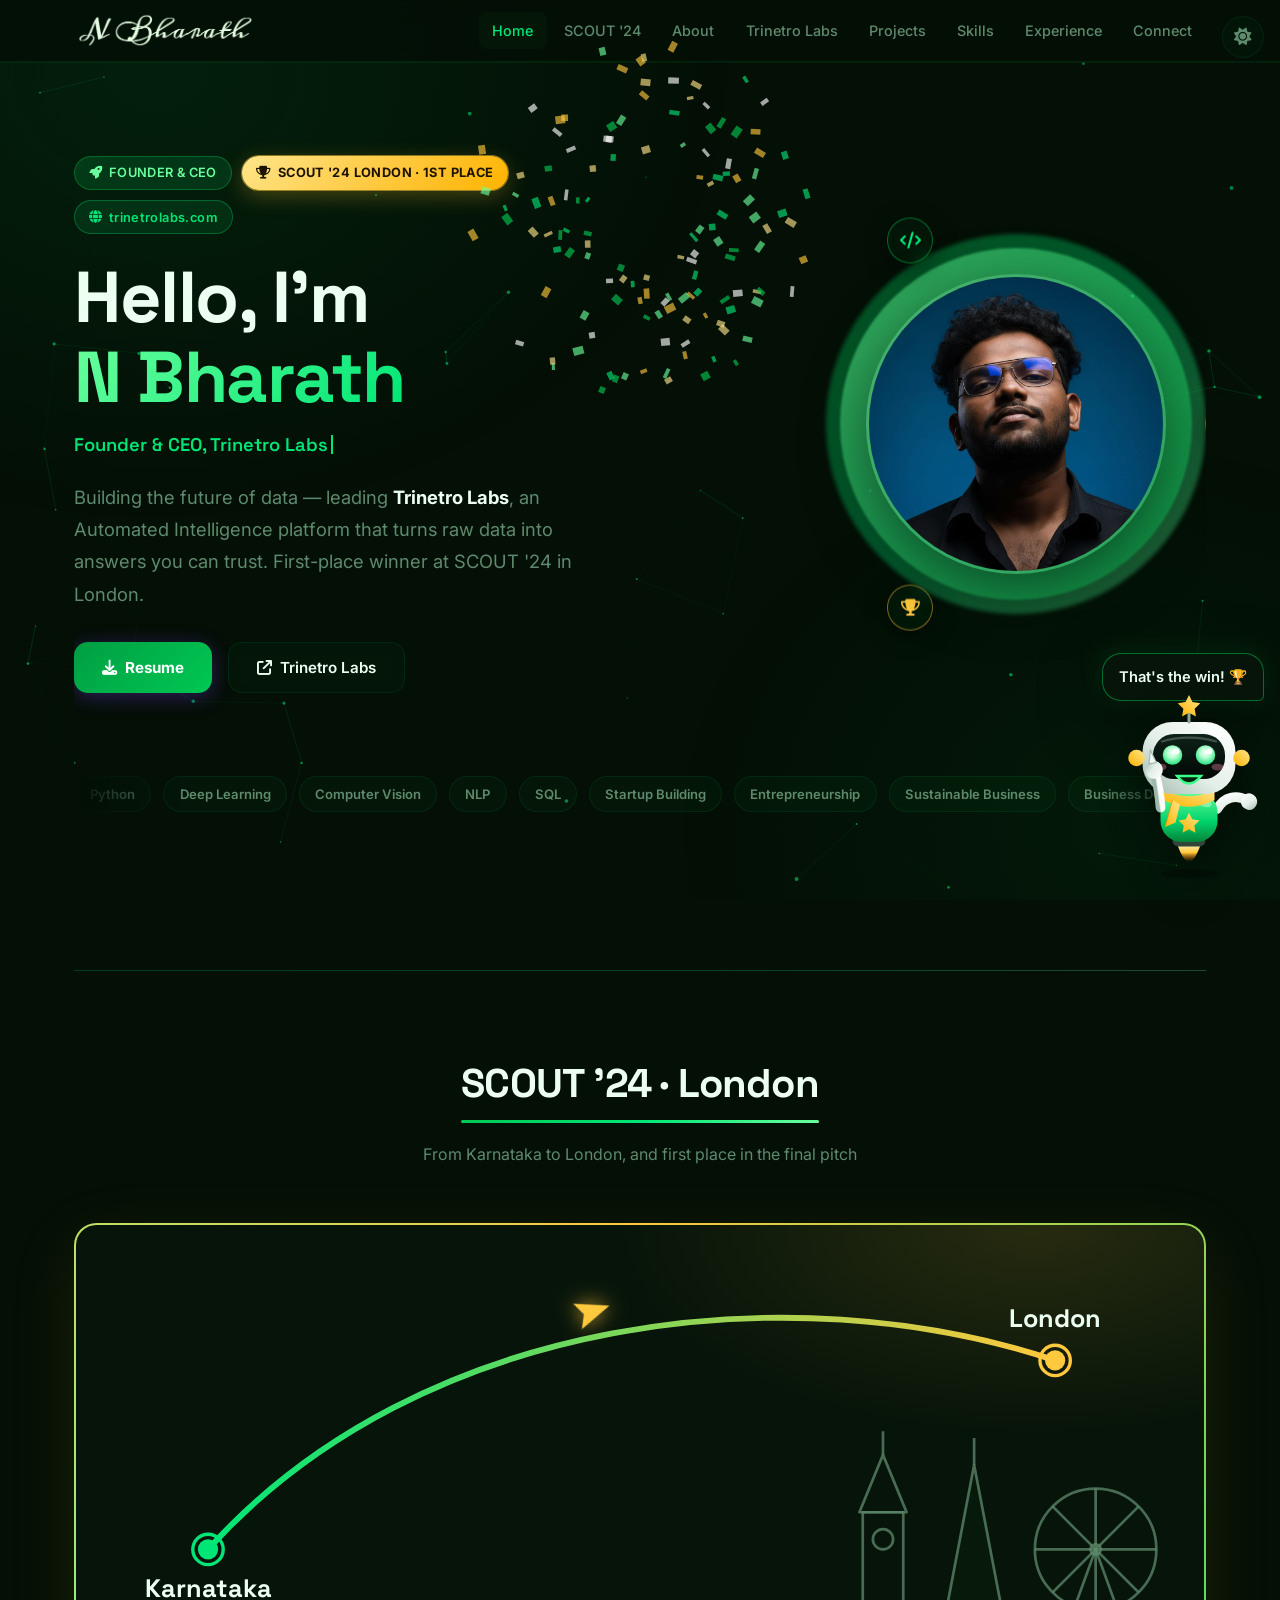
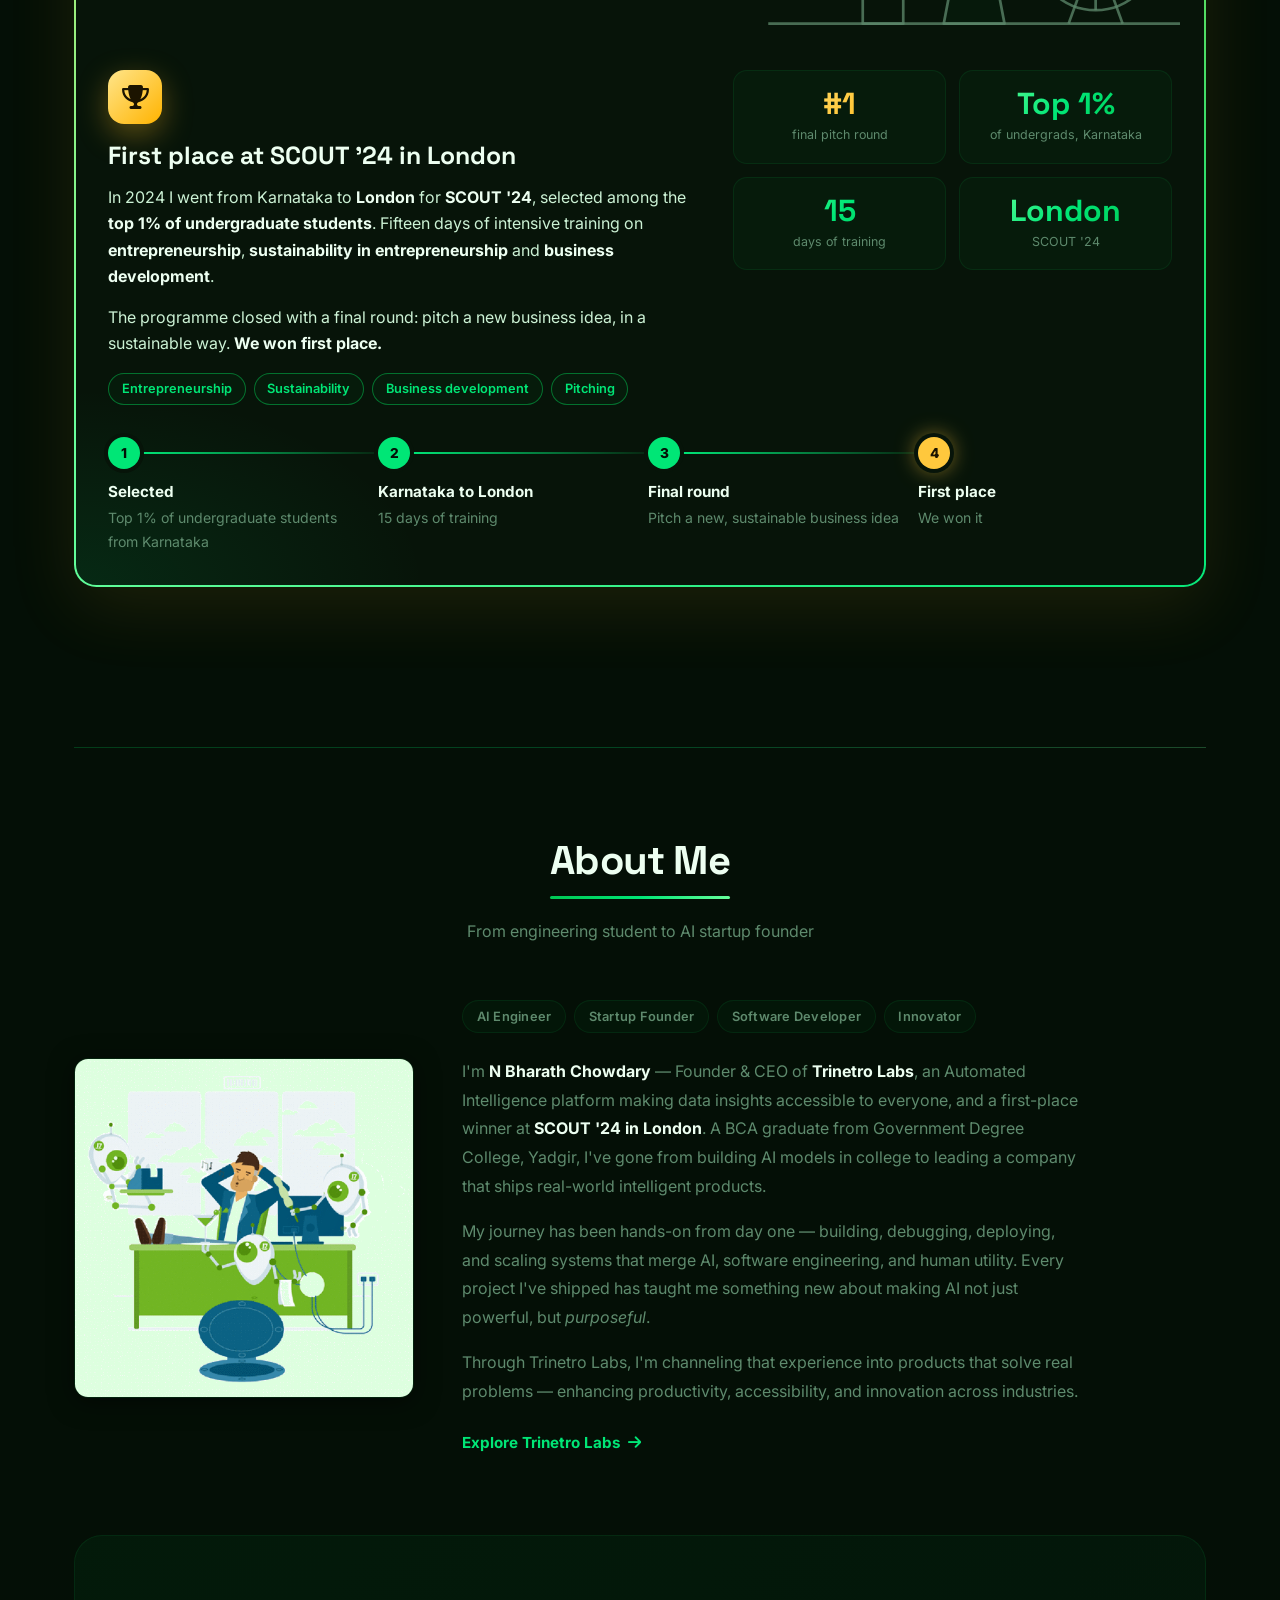
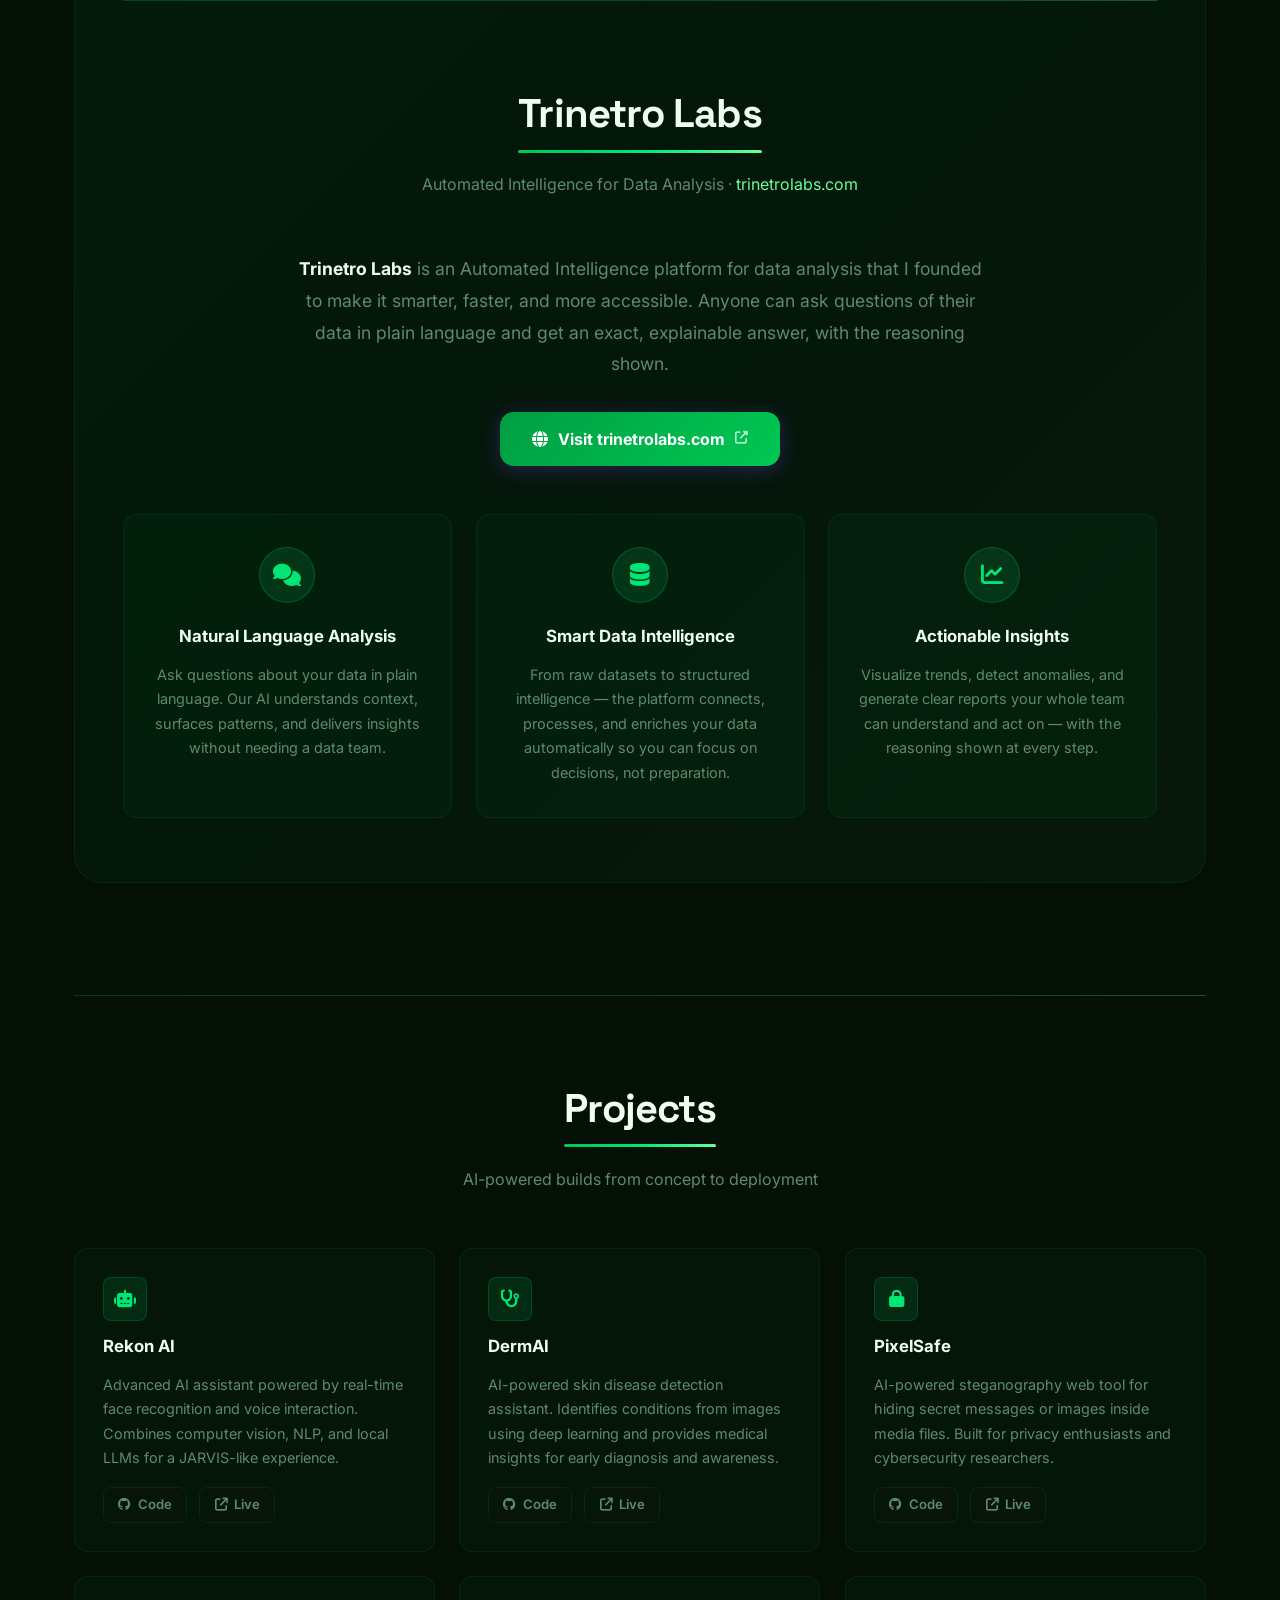
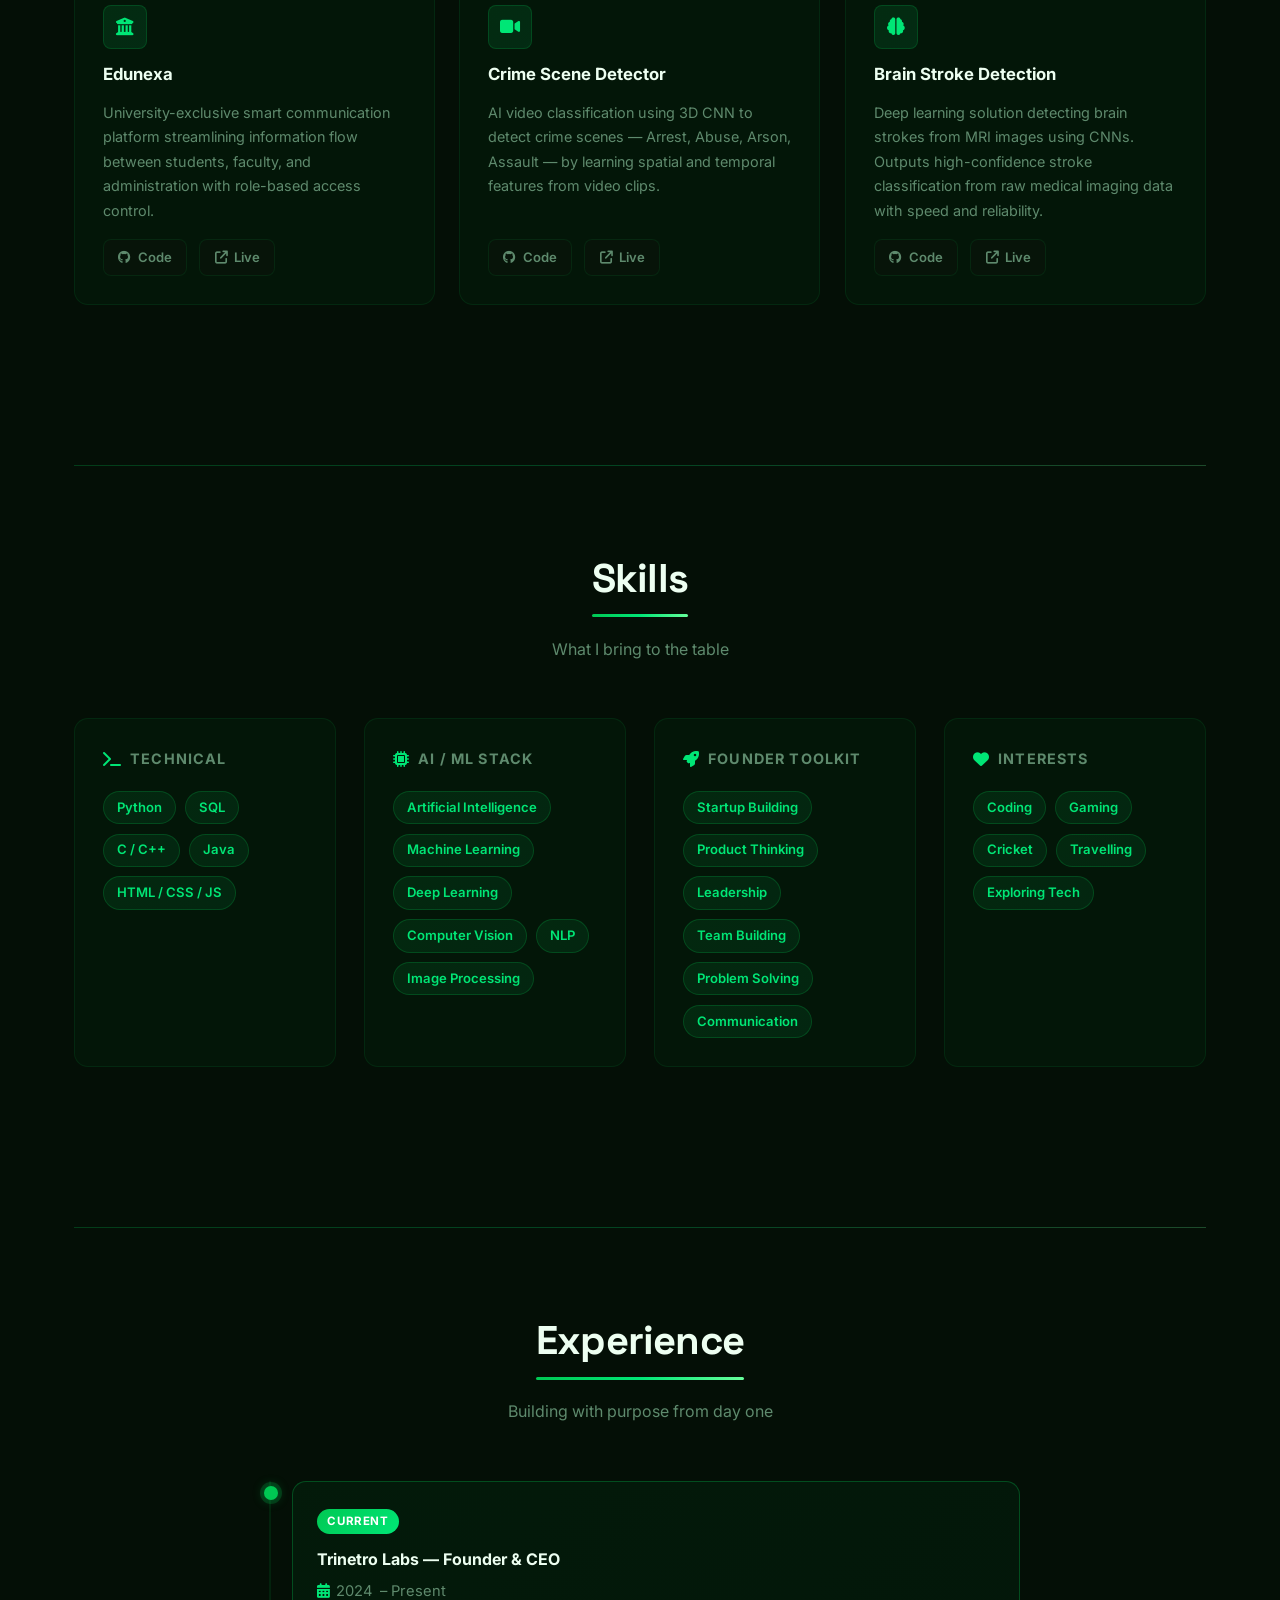
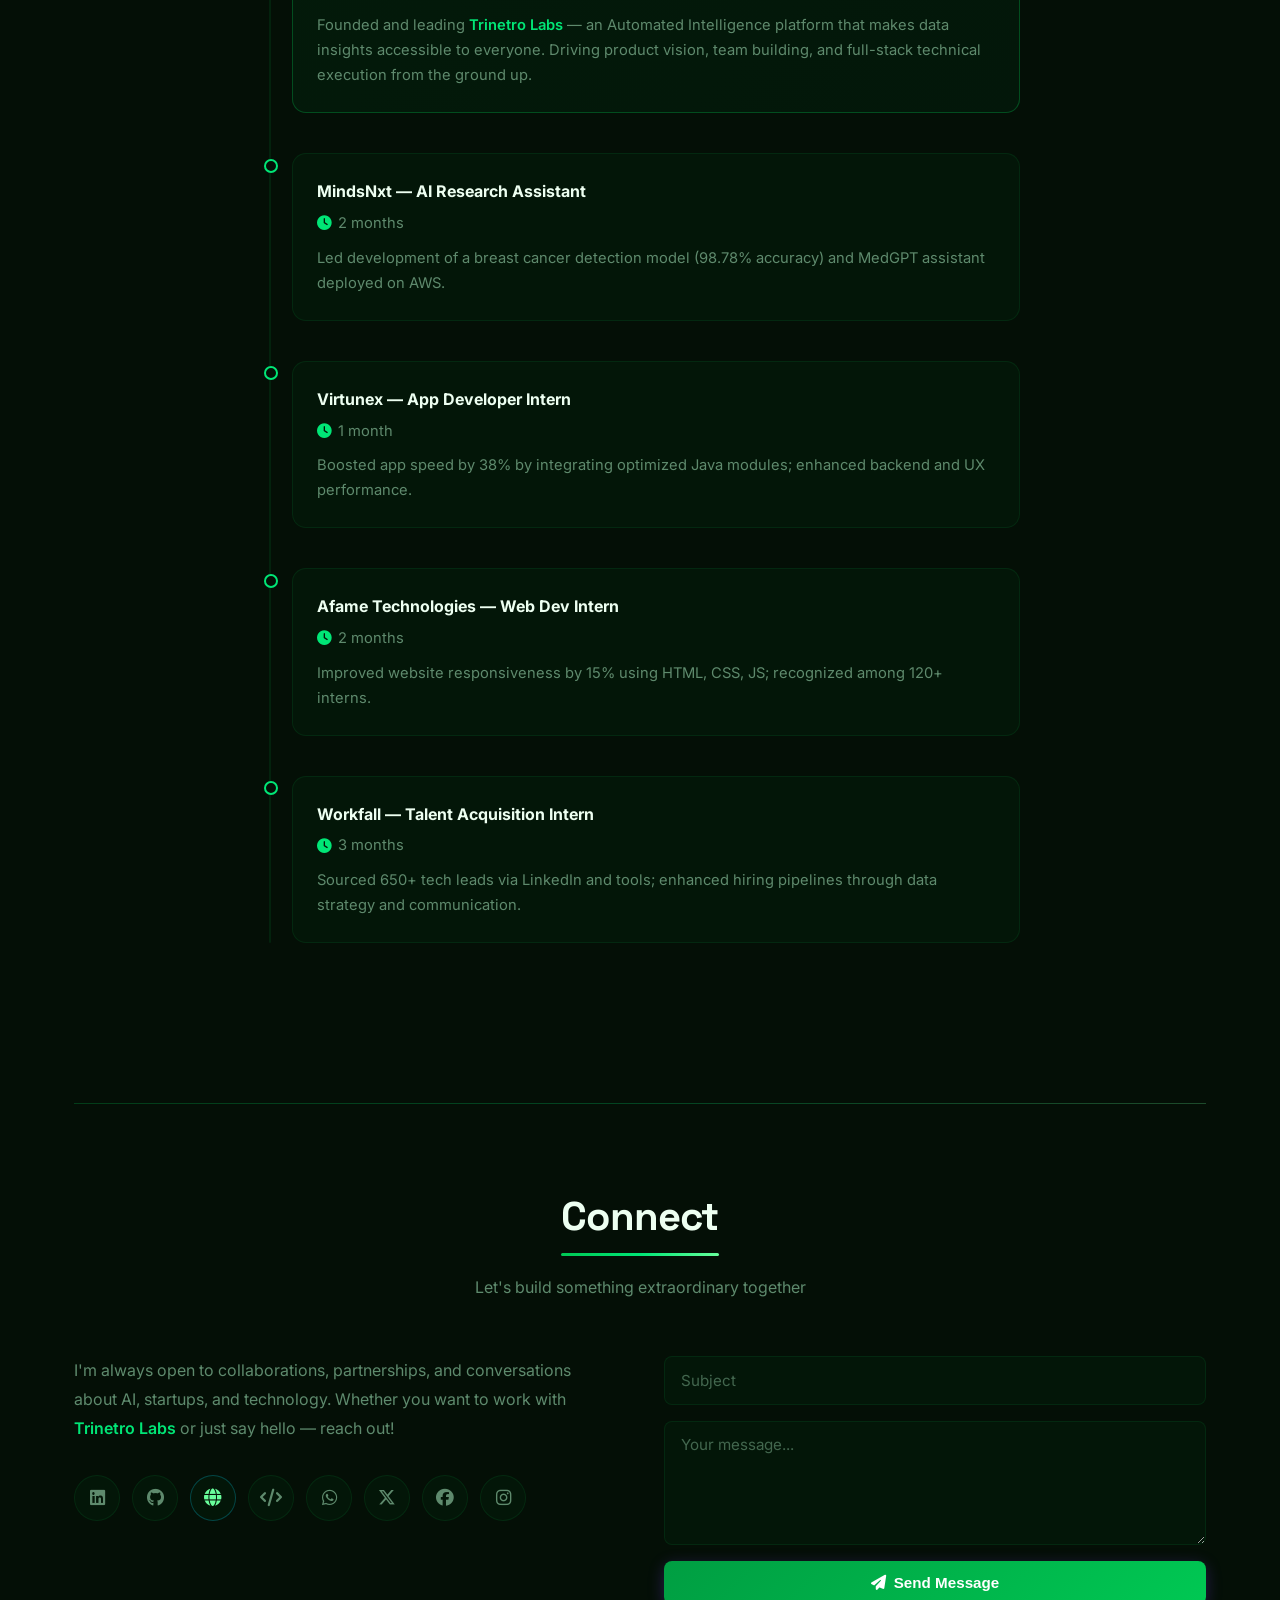
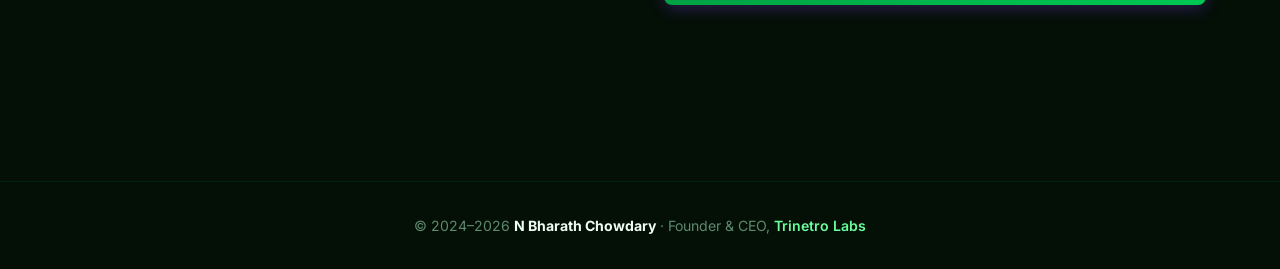
<file: index.html>
<!DOCTYPE html>
<html lang="en" class="no-js" itemscope itemtype="https://schema.org/ProfilePage">
<head>
  <meta charset="UTF-8" />
  <meta name="viewport" content="width=device-width, initial-scale=1.0" />

  <!-- ═══ PRIMARY META TAGS ═══ -->
  <title>N Bharath Chowdary | Founder of Trinetro Labs | SCOUT '24 Winner</title>
  <meta name="title" content="N Bharath Chowdary | Founder of Trinetro Labs | SCOUT '24 Winner" />
  <meta name="description" content="N Bharath Chowdary: Founder &amp; CEO of Trinetro Labs, AI engineer from Karnataka, and first-place winner of SCOUT '24 in London. Projects, skills and experience." />
  <meta name="keywords" content="SCOUT 24 London winner, SCOUT 2024 London first place, N Bharath SCOUT, N Bharath, N Bharath Chowdary, Bharath Chowdary, Trinetro Labs, Trinetro Labs founder, Trinetro Labs CEO, founder Trinetro Labs, N Bharath Trinetro Labs, trinetrolabs, trinetrolabs.com, AI startup founder India, AI founder India, tech startup founder Karnataka, artificial intelligence startup, machine learning engineer, deep learning, computer vision, NLP, AI engineer portfolio, software developer Yadgir, startup founder Yadgir, Karnataka tech founder, India AI startup" />
  <meta name="author" content="N Bharath Chowdary" />
  <meta name="robots" content="index, follow, max-image-preview:large, max-snippet:-1, max-video-preview:-1" />
  <meta name="googlebot" content="index, follow" />
  <meta name="bingbot" content="index, follow" />
  <meta name="revisit-after" content="7 days" />
  <meta name="language" content="English" />
  <meta name="category" content="Technology, AI, Startup" />
  <link rel="canonical" href="https://kiddosphere.in/" />
  <meta name="theme-color" content="#040f06" />
  <link rel="sitemap" type="application/xml" title="Sitemap" href="/sitemap.xml" />
  <link rel="alternate" type="text/plain" title="Summary for AI assistants" href="/llms.txt" />

  <!-- ═══ OPEN GRAPH / FACEBOOK ═══ -->
  <meta property="og:type" content="profile" />
  <meta property="og:url" content="https://kiddosphere.in/" />
  <meta property="og:title" content="N Bharath Chowdary | Founder of Trinetro Labs | SCOUT '24 Winner" />
  <meta property="og:description" content="Founder &amp; CEO of Trinetro Labs, and first-place winner of SCOUT '24 in London: selected from Karnataka among the top 1% of undergraduate students." />
  <meta property="og:image" content="https://kiddosphere.in/images/og.png" />
  <meta property="og:image:type" content="image/png" />
  <meta property="og:image:width" content="1200" />
  <meta property="og:image:height" content="630" />
  <meta property="og:image:alt" content="N Bharath Chowdary — Founder and CEO of Trinetro Labs" />
  <meta property="og:site_name" content="N Bharath — Founder Portfolio" />
  <meta property="og:locale" content="en_US" />
  <meta property="profile:first_name" content="Bharath" />
  <meta property="profile:last_name" content="Chowdary" />
  <meta property="profile:username" content="n-bharath-chowdary" />

  <!-- ═══ TWITTER / X CARD ═══ -->
  <meta name="twitter:card" content="summary_large_image" />
  <meta name="twitter:site" content="@NBharathChowda3" />
  <meta name="twitter:creator" content="@NBharathChowda3" />
  <meta name="twitter:url" content="https://kiddosphere.in/" />
  <meta name="twitter:title" content="N Bharath Chowdary | Founder of Trinetro Labs | SCOUT '24 Winner" />
  <meta name="twitter:description" content="Founder &amp; CEO of Trinetro Labs. First place at SCOUT '24 in London." />
  <meta name="twitter:image" content="https://kiddosphere.in/images/og.png" />
  <meta name="twitter:image:alt" content="N Bharath Chowdary — Founder and CEO of Trinetro Labs" />

  <!-- ═══ JSON-LD: PERSON SCHEMA ═══ -->
  <script type="application/ld+json">
  {
    "@context": "https://schema.org",
    "@type": "Person",
    "@id": "https://kiddosphere.in/#person",
    "name": "N Bharath Chowdary",
    "alternateName": ["N Bharath", "Bharath Chowdary", "NBharath", "N. Bharath"],
    "jobTitle": "Founder & CEO",
    "description": "N Bharath Chowdary is the Founder & CEO of Trinetro Labs, an Automated Intelligence startup for data analysis. He is an AI Engineer specializing in deep learning, computer vision, and NLP, and won first place in the final business-pitch round of SCOUT '24 in London.",
    "award": ["First place, SCOUT '24 London (final round: pitching a new sustainable business idea)"],
    "url": "https://kiddosphere.in",
    "image": "https://kiddosphere.in/images/profile.png",
    "email": "bharath.n18189@gmail.com",
    "address": {
      "@type": "PostalAddress",
      "addressLocality": "Yadgir",
      "addressRegion": "Karnataka",
      "addressCountry": "IN"
    },
    "worksFor": {
      "@type": "Organization",
      "name": "Trinetro Labs",
      "url": "https://trinetrolabs.com"
    },
    "founder": [
      {
        "@type": "Organization",
        "name": "Trinetro Labs",
        "url": "https://trinetrolabs.com"
      }
    ],
    "sameAs": [
      "https://linkedin.com/in/n-bharath-chowdary",
      "https://github.com/n-bharath-chowdary",
      "https://x.com/NBharathChowda3",
      "https://trinetrolabs.com"
    ],
    "knowsAbout": [
      "Artificial Intelligence",
      "Machine Learning",
      "Deep Learning",
      "Computer Vision",
      "Natural Language Processing",
      "Python",
      "Software Development",
      "Startup Building",
      "Entrepreneurship",
      "Sustainable Business",
      "Business Development",
      "Product Development",
      "Cloud Infrastructure"
    ],
    "alumniOf": {
      "@type": "EducationalOrganization",
      "name": "Government Degree College, Yadgir",
      "description": "Bachelor of Computer Applications (BCA)"
    }
  }
  </script>

  <!-- ═══ JSON-LD: ORGANIZATION SCHEMA ═══ -->
  <script type="application/ld+json">
  {
    "@context": "https://schema.org",
    "@type": "Organization",
    "@id": "https://trinetrolabs.com/#org",
    "name": "Trinetro Labs",
    "alternateName": "TrinetroLabs",
    "url": "https://trinetrolabs.com",
    "founder": {
      "@type": "Person",
      "name": "N Bharath Chowdary",
      "url": "https://kiddosphere.in",
      "@id": "https://kiddosphere.in/#person"
    },
    "description": "Trinetro Labs is an Automated Intelligence platform for data analysis: ask a question in plain English and get an exact, explainable answer.",
    "contactPoint": {
      "@type": "ContactPoint",
      "email": "bharath.n18189@gmail.com",
      "contactType": "Founder"
    },
    "knowsAbout": ["Artificial Intelligence", "Machine Learning", "Software Development", "AI Products"]
  }
  </script>

  <!-- ═══ JSON-LD: PROFILE PAGE ═══ -->
  <script type="application/ld+json">
  {
    "@context": "https://schema.org",
    "@type": "ProfilePage",
    "@id": "https://kiddosphere.in/#profile",
    "url": "https://kiddosphere.in/",
    "name": "N Bharath Chowdary | Founder of Trinetro Labs | SCOUT '24 Winner",
    "inLanguage": "en",
    "mainEntity": { "@id": "https://kiddosphere.in/#person" },
    "primaryImageOfPage": { "@type": "ImageObject", "url": "https://kiddosphere.in/images/og.png", "width": 1200, "height": 630 }
  }
  </script>

  <!-- ═══ JSON-LD: WEBSITE SCHEMA ═══ -->
  <script type="application/ld+json">
  {
    "@context": "https://schema.org",
    "@type": "WebSite",
    "name": "N Bharath — Founder & CEO, Trinetro Labs",
    "url": "https://kiddosphere.in",
    "description": "Official portfolio of N Bharath Chowdary, Founder & CEO of Trinetro Labs. AI Engineer and startup founder from India.",
    "author": {
      "@type": "Person",
      "name": "N Bharath Chowdary",
      "@id": "https://kiddosphere.in/#person"
    },
    "about": {
      "@type": "Person",
      "name": "N Bharath Chowdary"
    }
  }
  </script>

  <!-- ═══ FONTS ═══ -->
  <link rel="preconnect" href="https://fonts.googleapis.com" />
  <link rel="preconnect" href="https://fonts.gstatic.com" crossorigin />
  <link href="https://fonts.googleapis.com/css2?family=Inter:wght@300;400;500;600;700;800;900&family=Space+Grotesk:wght@400;500;600;700;800&family=Cinzel:wght@700&display=swap" rel="stylesheet" />
  <link rel="stylesheet" href="https://cdnjs.cloudflare.com/ajax/libs/font-awesome/6.5.0/css/all.min.css" />
  <link rel="stylesheet" href="assets/style.css" />
  <link rel="stylesheet" href="assets/fx.css" />
  <link rel="stylesheet" href="assets/kiddo.css" />
  <link rel="shortcut icon" href="images/icon-dark.png" type="image/x-icon" />
</head>
<body data-theme="dark" itemscope itemtype="https://schema.org/Person">
  <meta itemprop="name" content="N Bharath Chowdary" />
  <meta itemprop="jobTitle" content="Founder & CEO, Trinetro Labs" />
  <meta itemprop="url" content="https://kiddosphere.in" />

  <!-- Theme Toggle -->
  <button class="theme-toggle" onclick="toggleTheme()" aria-label="Toggle light/dark theme" title="Toggle theme">
    <i class="fas fa-sun" id="theme-icon"></i>
  </button>

  <!-- ═══ NAVIGATION ═══ -->
  <header id="header" role="banner">
    <nav class="nav-container" aria-label="Primary navigation">
      <a href="#home" class="logo" aria-label="N Bharath — Home">
        <img src="images/icon.png" alt="N Bharath Chowdary Logo" class="logo-img light" width="180" height="44" />
        <img src="images/icon-dark.png" alt="N Bharath Chowdary Logo" class="logo-img dark" width="180" height="44" />
      </a>
      <button class="hamburger" id="hamburger" aria-label="Toggle navigation menu" aria-expanded="false" aria-controls="nav-links">
        <span></span><span></span><span></span>
      </button>
      <ul class="nav-links" id="nav-links" role="list">
        <li><a href="#home" class="nav-link active" role="listitem">Home</a></li>
        <li><a href="#scout" class="nav-link" role="listitem">SCOUT '24</a></li>
        <li><a href="#about" class="nav-link" role="listitem">About</a></li>
        <li><a href="#trinetro" class="nav-link" role="listitem">Trinetro Labs</a></li>
        <li><a href="#projects" class="nav-link" role="listitem">Projects</a></li>
        <li><a href="#skills" class="nav-link" role="listitem">Skills</a></li>
        <li><a href="#experience" class="nav-link" role="listitem">Experience</a></li>
        <li><a href="#connect" class="nav-link" role="listitem">Connect</a></li>
      </ul>
    </nav>
  </header>

  <main role="main">

    <!-- ═══ HERO SECTION ═══ -->
    <section id="home" aria-label="Introduction — N Bharath Chowdary, Founder and CEO of Trinetro Labs">
      <div class="hero-text">
        <div class="hero-badges">
          <span class="badge-founder">
            <i class="fas fa-rocket"></i> Founder &amp; CEO
          </span>
          <a href="#scout" class="badge-scout" aria-label="SCOUT 24 London, first place">
            <i class="fas fa-trophy"></i> SCOUT '24 London &middot; 1st place
          </a>
          <a href="https://trinetrolabs.com" target="_blank" rel="noopener noreferrer" class="badge-company" aria-label="Visit Trinetro Labs website">
            <i class="fas fa-globe"></i> trinetrolabs.com
          </a>
        </div>
        <h1 itemprop="name">
          Hello, I'm<br />
          <span class="gradient-text">N Bharath</span>
        </h1>
        <p class="hero-typed" aria-hidden="true"><span class="typed-text" data-phrases="Founder &amp; CEO, Trinetro Labs|AI Engineer from Karnataka|SCOUT '24 London: 1st place|Building Automated Intelligence">Founder &amp; CEO, Trinetro Labs</span><span class="typed-caret"></span></p>
        <p class="hero-subtitle" itemprop="description">
          Building the future of data — leading <a href="https://trinetrolabs.com" target="_blank" rel="noopener noreferrer" itemprop="worksFor" itemscope itemtype="https://schema.org/Organization"><span itemprop="name"><strong>Trinetro Labs</strong></span></a>, an Automated Intelligence platform that turns raw data into answers you can trust. First-place winner at SCOUT '24 in London.
        </p>
        <div class="hero-actions">
          <a href="assets/N BHARATH CHOWDARY-AI-Engineer-Resume.pdf" download class="btn-primary" aria-label="Download N Bharath resume">
            <i class="fas fa-download"></i> Resume
          </a>
          <a href="https://trinetrolabs.com" target="_blank" rel="noopener noreferrer" class="btn-secondary" aria-label="Visit Trinetro Labs">
            <i class="fas fa-arrow-up-right-from-square"></i> Trinetro Labs
          </a>
        </div>
      </div>
      <div class="hero-image-wrap">
        <div class="hero-ring" aria-hidden="true"></div>
        <div class="hero-ring hero-ring-2" aria-hidden="true"></div>
        <img
          src="images/profile.png"
          alt="N Bharath Chowdary — Founder and CEO of Trinetro Labs, AI Engineer"
          class="hero-img"
          itemprop="image"
          loading="eager"
          width="380"
          height="380"
        />
        <div class="hero-orbit" aria-hidden="true">
          <div class="orbit-chip" style="--a:0deg"><span><i class="fas fa-brain"></i></span></div>
          <div class="orbit-chip orbit-chip--gold" style="--a:120deg"><span><i class="fas fa-trophy"></i></span></div>
          <div class="orbit-chip" style="--a:240deg"><span><i class="fas fa-code"></i></span></div>
        </div>
      </div>
      <div class="marquee" aria-hidden="true">
        <div class="marquee__track">
          <span>Python</span><span>Deep Learning</span><span>Computer Vision</span><span>NLP</span><span>SQL</span><span>Startup Building</span><span>Entrepreneurship</span><span>Sustainable Business</span><span>Business Development</span><span>Product Thinking</span>
          <span>Python</span><span>Deep Learning</span><span>Computer Vision</span><span>NLP</span><span>SQL</span><span>Startup Building</span><span>Entrepreneurship</span><span>Sustainable Business</span><span>Business Development</span><span>Product Thinking</span>
        </div>
      </div>
    </section>


    <!-- ═══ SCOUT '24 LONDON ═══ -->
    <section id="scout" aria-label="SCOUT 24 London: first place, final business pitch round">
      <div class="section-header">
        <h2 class="section-title">SCOUT '24 &middot; London</h2>
        <p class="section-sub">From Karnataka to London, and first place in the final pitch</p>
      </div>
      <article class="scout-card" itemscope itemtype="https://schema.org/Achievement">
        <div class="scout-inner">
          <div class="scout-route" aria-hidden="true">
            <svg viewBox="0 0 640 235" role="presentation" focusable="false">
              <defs>
                <linearGradient id="routeGrad" x1="0" y1="0" x2="1" y2="0"><stop offset="0" stop-color="#00e676"/><stop offset="1" stop-color="#ffc83d"/></linearGradient>
              </defs>
              <!-- London skyline -->
              <path class="skyline" d="M396 222H640" />
              <g class="skyline-fill"><rect class="skyline" x="452" y="156" width="24" height="66"/><polygon class="skyline" points="450,156 464,122 478,156"/><line class="skyline" x1="464" y1="122" x2="464" y2="108"/><circle class="skyline" cx="464" cy="172" r="6"/></g>
              <polygon class="skyline skyline-fill" points="500,222 518,128 536,222"/><line class="skyline" x1="518" y1="128" x2="518" y2="112"/>
              <g><line class="skyline" x1="590" y1="178" x2="574" y2="222"/><line class="skyline" x1="590" y1="178" x2="606" y2="222"/>
                <g class="eye-spin"><circle class="skyline" cx="590" cy="178" r="36"/><circle class="skyline" cx="590" cy="178" r="3"/>
                  <line class="skyline" x1="590" y1="142" x2="590" y2="214"/><line class="skyline" x1="554" y1="178" x2="626" y2="178"/>
                  <line class="skyline" x1="564.5" y1="152.5" x2="615.5" y2="203.5"/><line class="skyline" x1="615.5" y1="152.5" x2="564.5" y2="203.5"/></g></g>
              <!-- the route -->
              <path class="route-path" d="M64 178 C 190 38, 410 14, 566 66"/>
              <path class="route-draw" d="M64 178 C 190 38, 410 14, 566 66"/>
              <circle class="route-pulse" cx="64" cy="178" r="9"/><circle class="route-node" cx="64" cy="178" r="6"/>
              <circle class="route-pulse gold" cx="566" cy="66" r="9"/><circle class="route-node" cx="566" cy="66" r="6" style="fill:#ffc83d"/>
              <text class="route-label" x="64" y="206" text-anchor="middle">Karnataka</text>
              <text class="route-label" x="566" y="46" text-anchor="middle">London</text>
              <g class="plane-wrap" transform="translate(64,178)">
                <path class="plane" d="M13 0 L-7 -8 L-3 0 L-7 8 Z"/>
                <animateMotion id="plane-motion" dur="6s" repeatCount="indefinite" begin="indefinite" rotate="auto" path="M0 0 C 126 -140, 346 -164, 502 -112"/>
              </g>
            </svg>
          </div>

          <div class="scout-body">
            <div>
              <span class="scout-trophy" aria-hidden="true"><i class="fas fa-trophy"></i></span>
              <h3 itemprop="name">First place at SCOUT '24 in London</h3>
              <meta itemprop="description" content="First place in the final round of SCOUT '24 in London, pitching a new sustainable business idea." />
              <p>
                In 2024 I went from Karnataka to <strong>London</strong> for <strong>SCOUT '24</strong>, selected among the <strong>top 1% of undergraduate students</strong>. Fifteen days of intensive training on <strong>entrepreneurship</strong>, <strong>sustainability in entrepreneurship</strong> and <strong>business development</strong>.
              </p>
              <p>
                The programme closed with a final round: pitch a new business idea, in a sustainable way. <strong>We won first place.</strong>
              </p>
              <div class="scout-pillars">
                <span>Entrepreneurship</span><span>Sustainability</span><span>Business development</span><span>Pitching</span>
              </div>
            </div>
            <div class="scout-stats">
              <div class="scout-stat scout-stat--gold"><b>#<span data-count="1">1</span></b><small>final pitch round</small></div>
              <div class="scout-stat"><b>Top <span data-count="1">1</span>%</b><small>of undergrads, Karnataka</small></div>
              <div class="scout-stat"><b><span data-count="15">15</span></b><small>days of training</small></div>
              <div class="scout-stat"><b>London</b><small>SCOUT '24</small></div>
            </div>
          </div>

          <ol class="scout-steps">
            <li style="--d:0ms"><strong>Selected</strong>Top 1% of undergraduate students from Karnataka</li>
            <li style="--d:150ms"><strong>Karnataka to London</strong>15 days of training</li>
            <li style="--d:300ms"><strong>Final round</strong>Pitch a new, sustainable business idea</li>
            <li style="--d:450ms"><strong>First place</strong>We won it</li>
          </ol>
        </div>
      </article>
    </section>

    <!-- ═══ ABOUT SECTION ═══ -->
    <section id="about" aria-label="About N Bharath Chowdary">
      <div class="section-header">
        <h2 class="section-title">About Me</h2>
        <p class="section-sub">From engineering student to AI startup founder</p>
      </div>
      <div class="about-grid">
        <div class="about-visual" aria-hidden="true">
          <img src="images/Animation-Light.gif" alt="AI Visualization" class="model-light" loading="lazy" />
          <img src="images/Animation-dark.gif" alt="AI Visualization" class="model-dark" loading="lazy" />
        </div>
        <div class="about-content">
          <div class="about-chips">
            <span>AI Engineer</span>
            <span>Startup Founder</span>
            <span>Software Developer</span>
            <span>Innovator</span>
          </div>
          <p>
            I'm <strong>N Bharath Chowdary</strong> — Founder &amp; CEO of <a href="https://trinetrolabs.com" target="_blank" rel="noopener noreferrer"><strong>Trinetro Labs</strong></a>, an Automated Intelligence platform making data insights accessible to everyone, and a first-place winner at <a href="#scout"><strong>SCOUT '24 in London</strong></a>. A BCA graduate from Government Degree College, Yadgir, I've gone from building AI models in college to leading a company that ships real-world intelligent products.
          </p>
          <p>
            My journey has been hands-on from day one — building, debugging, deploying, and scaling systems that merge AI, software engineering, and human utility. Every project I've shipped has taught me something new about making AI not just powerful, but <em>purposeful</em>.
          </p>
          <p>
            Through Trinetro Labs, I'm channeling that experience into products that solve real problems — enhancing productivity, accessibility, and innovation across industries.
          </p>
          <a href="https://trinetrolabs.com" target="_blank" rel="noopener noreferrer" class="about-cta">
            Explore Trinetro Labs <i class="fas fa-arrow-right"></i>
          </a>
        </div>
      </div>
    </section>

    <!-- ═══ TRINETRO LABS SECTION ═══ -->
    <section id="trinetro" aria-label="Trinetro Labs — AI startup founded by N Bharath Chowdary" itemscope itemtype="https://schema.org/Organization">
      <meta itemprop="name" content="Trinetro Labs" />
      <meta itemprop="url" content="https://trinetrolabs.com" />
      <div class="section-header">
        <h2 class="section-title">Trinetro Labs</h2>
        <p class="section-sub">
          Automated Intelligence for Data Analysis ·
          <a href="https://trinetrolabs.com" target="_blank" rel="noopener noreferrer" itemprop="url">trinetrolabs.com</a>
        </p>
      </div>
      <div class="trinetro-hero">
        <p itemprop="description">
          <strong>Trinetro Labs</strong> is an Automated Intelligence platform for data analysis that I founded to make it smarter, faster, and more accessible. Anyone can ask questions of their data in plain language and get an exact, explainable answer, with the reasoning shown.
        </p>
        <a href="https://trinetrolabs.com" target="_blank" rel="noopener noreferrer" class="trinetro-visit-btn" aria-label="Visit Trinetro Labs official website">
          <i class="fas fa-globe"></i> Visit trinetrolabs.com <i class="fas fa-external-link-alt"></i>
        </a>
      </div>
      <div class="trinetro-grid">
        <article class="trinetro-card">
          <div class="t-icon"><i class="fas fa-comments"></i></div>
          <h3>Natural Language Analysis</h3>
          <p>Ask questions about your data in plain language. Our AI understands context, surfaces patterns, and delivers insights without needing a data team.</p>
        </article>
        <article class="trinetro-card">
          <div class="t-icon"><i class="fas fa-database"></i></div>
          <h3>Smart Data Intelligence</h3>
          <p>From raw datasets to structured intelligence — the platform connects, processes, and enriches your data automatically so you can focus on decisions, not preparation.</p>
        </article>
        <article class="trinetro-card">
          <div class="t-icon"><i class="fas fa-chart-line"></i></div>
          <h3>Actionable Insights</h3>
          <p>Visualize trends, detect anomalies, and generate clear reports your whole team can understand and act on — with the reasoning shown at every step.</p>
        </article>
      </div>
    </section>

    <!-- ═══ PROJECTS SECTION ═══ -->
    <section id="projects" aria-label="AI Projects by N Bharath Chowdary">
      <div class="section-header">
        <h2 class="section-title">Projects</h2>
        <p class="section-sub">AI-powered builds from concept to deployment</p>
      </div>
      <div class="cards-grid">

        <article class="card" itemscope itemtype="https://schema.org/SoftwareApplication">
          <div class="card-icon-wrap"><i class="fas fa-robot"></i></div>
          <h3 itemprop="name">Rekon AI</h3>
          <p itemprop="description">Advanced AI assistant powered by real-time face recognition and voice interaction. Combines computer vision, NLP, and local LLMs for a JARVIS-like experience.</p>
          <div class="card-actions">
            <a class="btn-card" href="https://github.com/n-bharath-chowdary/rekonai" target="_blank" rel="noopener noreferrer" aria-label="Rekon AI GitHub code">
              <i class="fab fa-github"></i> Code
            </a>
            <a class="btn-card" href="https://github.com/n-bharath-chowdary/rekonai" target="_blank" rel="noopener noreferrer" aria-label="Rekon AI live demo">
              <i class="fas fa-arrow-up-right-from-square"></i> Live
            </a>
          </div>
        </article>

        <article class="card" itemscope itemtype="https://schema.org/SoftwareApplication">
          <div class="card-icon-wrap"><i class="fas fa-stethoscope"></i></div>
          <h3 itemprop="name">DermAI</h3>
          <p itemprop="description">AI-powered skin disease detection assistant. Identifies conditions from images using deep learning and provides medical insights for early diagnosis and awareness.</p>
          <div class="card-actions">
            <a class="btn-card" href="https://github.com/n-bharath-chowdary/DermAi" target="_blank" rel="noopener noreferrer" aria-label="DermAI GitHub code">
              <i class="fab fa-github"></i> Code
            </a>
            <a class="btn-card" href="https://dermai.kiddosphere.in" target="_blank" rel="noopener noreferrer" aria-label="DermAI live demo">
              <i class="fas fa-arrow-up-right-from-square"></i> Live
            </a>
          </div>
        </article>

        <article class="card" itemscope itemtype="https://schema.org/SoftwareApplication">
          <div class="card-icon-wrap"><i class="fas fa-lock"></i></div>
          <h3 itemprop="name">PixelSafe</h3>
          <p itemprop="description">AI-powered steganography web tool for hiding secret messages or images inside media files. Built for privacy enthusiasts and cybersecurity researchers.</p>
          <div class="card-actions">
            <a class="btn-card" href="https://github.com/n-bharath-chowdary/pixelsafe" target="_blank" rel="noopener noreferrer" aria-label="PixelSafe GitHub code">
              <i class="fab fa-github"></i> Code
            </a>
            <a class="btn-card" href="https://n-bharath-chowdary.github.io/PixelSafe/" target="_blank" rel="noopener noreferrer" aria-label="PixelSafe live demo">
              <i class="fas fa-arrow-up-right-from-square"></i> Live
            </a>
          </div>
        </article>

        <article class="card" itemscope itemtype="https://schema.org/SoftwareApplication">
          <div class="card-icon-wrap"><i class="fas fa-university"></i></div>
          <h3 itemprop="name">Edunexa</h3>
          <p itemprop="description">University-exclusive smart communication platform streamlining information flow between students, faculty, and administration with role-based access control.</p>
          <div class="card-actions">
            <a class="btn-card" href="https://github.com/n-bharath-chowdary/edunexa" target="_blank" rel="noopener noreferrer" aria-label="Edunexa GitHub code">
              <i class="fab fa-github"></i> Code
            </a>
            <a class="btn-card" href="https://github.com/n-bharath-chowdary/edunexa" target="_blank" rel="noopener noreferrer" aria-label="Edunexa live demo">
              <i class="fas fa-arrow-up-right-from-square"></i> Live
            </a>
          </div>
        </article>

        <article class="card" itemscope itemtype="https://schema.org/SoftwareApplication">
          <div class="card-icon-wrap"><i class="fas fa-video"></i></div>
          <h3 itemprop="name">Crime Scene Detector</h3>
          <p itemprop="description">AI video classification using 3D CNN to detect crime scenes — Arrest, Abuse, Arson, Assault — by learning spatial and temporal features from video clips.</p>
          <div class="card-actions">
            <a class="btn-card" href="https://github.com/n-bharath-chowdary/Crime-Scene-Detector" target="_blank" rel="noopener noreferrer" aria-label="Crime Scene Detector code">
              <i class="fab fa-github"></i> Code
            </a>
            <a class="btn-card" href="https://github.com/n-bharath-chowdary/crime-scene-detector" target="_blank" rel="noopener noreferrer" aria-label="Crime Scene Detector demo">
              <i class="fas fa-arrow-up-right-from-square"></i> Live
            </a>
          </div>
        </article>

        <article class="card" itemscope itemtype="https://schema.org/SoftwareApplication">
          <div class="card-icon-wrap"><i class="fas fa-brain"></i></div>
          <h3 itemprop="name">Brain Stroke Detection</h3>
          <p itemprop="description">Deep learning solution detecting brain strokes from MRI images using CNNs. Outputs high-confidence stroke classification from raw medical imaging data with speed and reliability.</p>
          <div class="card-actions">
            <a class="btn-card" href="https://github.com/n-bharath-chowdary/brain-stroke-detection" target="_blank" rel="noopener noreferrer" aria-label="Brain Stroke Detection code">
              <i class="fab fa-github"></i> Code
            </a>
            <a class="btn-card" href="https://github.com/n-bharath-chowdary/brain-stroke-detector" target="_blank" rel="noopener noreferrer" aria-label="Brain Stroke Detection demo">
              <i class="fas fa-arrow-up-right-from-square"></i> Live
            </a>
          </div>
        </article>

      </div>
    </section>

    <!-- ═══ SKILLS SECTION ═══ -->
    <section id="skills" aria-label="Skills and expertise of N Bharath Chowdary">
      <div class="section-header">
        <h2 class="section-title">Skills</h2>
        <p class="section-sub">What I bring to the table</p>
      </div>
      <div class="skills-grid">
        <div class="skill-group">
          <h3><i class="fas fa-terminal"></i> Technical</h3>
          <div class="skills-list">
            <span class="skill-badge">Python</span>
            <span class="skill-badge">SQL</span>
            <span class="skill-badge">C / C++</span>
            <span class="skill-badge">Java</span>
            <span class="skill-badge">HTML / CSS / JS</span>
          </div>
        </div>
        <div class="skill-group">
          <h3><i class="fas fa-microchip"></i> AI / ML Stack</h3>
          <div class="skills-list">
            <span class="skill-badge">Artificial Intelligence</span>
            <span class="skill-badge">Machine Learning</span>
            <span class="skill-badge">Deep Learning</span>
            <span class="skill-badge">Computer Vision</span>
            <span class="skill-badge">NLP</span>
            <span class="skill-badge">Image Processing</span>
          </div>
        </div>
        <div class="skill-group">
          <h3><i class="fas fa-rocket"></i> Founder Toolkit</h3>
          <div class="skills-list">
            <span class="skill-badge">Startup Building</span>
            <span class="skill-badge">Product Thinking</span>
            <span class="skill-badge">Leadership</span>
            <span class="skill-badge">Team Building</span>
            <span class="skill-badge">Problem Solving</span>
            <span class="skill-badge">Communication</span>
          </div>
        </div>
        <div class="skill-group">
          <h3><i class="fas fa-heart"></i> Interests</h3>
          <div class="skills-list">
            <span class="skill-badge">Coding</span>
            <span class="skill-badge">Gaming</span>
            <span class="skill-badge">Cricket</span>
            <span class="skill-badge">Travelling</span>
            <span class="skill-badge">Exploring Tech</span>
          </div>
        </div>
      </div>
    </section>

    <!-- ═══ EXPERIENCE SECTION ═══ -->
    <section id="experience" aria-label="Work experience of N Bharath Chowdary">
      <div class="section-header">
        <h2 class="section-title">Experience</h2>
        <p class="section-sub">Building with purpose from day one</p>
      </div>
      <div class="timeline" role="list">

        <article class="timeline-item timeline-current" role="listitem" itemscope itemtype="https://schema.org/OrganizationRole">
          <div class="timeline-dot"></div>
          <div class="timeline-card">
            <span class="timeline-badge-now">Current</span>
            <h3 itemprop="roleName">Trinetro Labs — Founder &amp; CEO</h3>
            <p class="timeline-meta">
              <i class="fas fa-calendar-alt" aria-hidden="true"></i>
              <time itemprop="startDate" datetime="2024">2024</time> – Present
            </p>
            <p>Founded and leading <a href="https://trinetrolabs.com" target="_blank" rel="noopener noreferrer">Trinetro Labs</a> — an Automated Intelligence platform that makes data insights accessible to everyone. Driving product vision, team building, and full-stack technical execution from the ground up.</p>
          </div>
        </article>

        <article class="timeline-item" role="listitem">
          <div class="timeline-dot"></div>
          <div class="timeline-card">
            <h3>MindsNxt — AI Research Assistant</h3>
            <p class="timeline-meta"><i class="fas fa-clock" aria-hidden="true"></i> 2 months</p>
            <p>Led development of a breast cancer detection model (98.78% accuracy) and MedGPT assistant deployed on AWS.</p>
          </div>
        </article>

        <article class="timeline-item" role="listitem">
          <div class="timeline-dot"></div>
          <div class="timeline-card">
            <h3>Virtunex — App Developer Intern</h3>
            <p class="timeline-meta"><i class="fas fa-clock" aria-hidden="true"></i> 1 month</p>
            <p>Boosted app speed by 38% by integrating optimized Java modules; enhanced backend and UX performance.</p>
          </div>
        </article>

        <article class="timeline-item" role="listitem">
          <div class="timeline-dot"></div>
          <div class="timeline-card">
            <h3>Afame Technologies — Web Dev Intern</h3>
            <p class="timeline-meta"><i class="fas fa-clock" aria-hidden="true"></i> 2 months</p>
            <p>Improved website responsiveness by 15% using HTML, CSS, JS; recognized among 120+ interns.</p>
          </div>
        </article>

        <article class="timeline-item" role="listitem">
          <div class="timeline-dot"></div>
          <div class="timeline-card">
            <h3>Workfall — Talent Acquisition Intern</h3>
            <p class="timeline-meta"><i class="fas fa-clock" aria-hidden="true"></i> 3 months</p>
            <p>Sourced 650+ tech leads via LinkedIn and tools; enhanced hiring pipelines through data strategy and communication.</p>
          </div>
        </article>

      </div>
    </section>

    <!-- ═══ CONNECT SECTION ═══ -->
    <section id="connect" aria-label="Contact N Bharath Chowdary">
      <div class="section-header">
        <h2 class="section-title">Connect</h2>
        <p class="section-sub">Let's build something extraordinary together</p>
      </div>
      <div class="connect-grid">
        <div class="connect-info">
          <p>
            I'm always open to collaborations, partnerships, and conversations about AI, startups, and technology.
            Whether you want to work with <a href="https://trinetrolabs.com" target="_blank" rel="noopener noreferrer">Trinetro Labs</a> or just say hello — reach out!
          </p>
          <div class="social-icons" role="list" aria-label="Social media links">
            <a href="https://linkedin.com/in/n-bharath-chowdary" class="social-link" aria-label="LinkedIn profile" target="_blank" rel="noopener noreferrer" role="listitem">
              <i class="fab fa-linkedin" aria-hidden="true"></i>
            </a>
            <a href="https://github.com/n-bharath-chowdary" class="social-link" aria-label="GitHub profile" target="_blank" rel="noopener noreferrer" role="listitem">
              <i class="fab fa-github" aria-hidden="true"></i>
            </a>
            <a href="https://trinetrolabs.com" class="social-link social-trinetro" aria-label="Trinetro Labs website" target="_blank" rel="noopener noreferrer" role="listitem">
              <i class="fas fa-globe" aria-hidden="true"></i>
            </a>
            <a href="https://leetcode.com/u/n-bharath-chowdary" class="social-link" aria-label="LeetCode profile" target="_blank" rel="noopener noreferrer" role="listitem">
              <i class="fas fa-code" aria-hidden="true"></i>
            </a>
            <a href="https://wa.me/919353146515" class="social-link" aria-label="WhatsApp contact" target="_blank" rel="noopener noreferrer" role="listitem">
              <i class="fab fa-whatsapp" aria-hidden="true"></i>
            </a>
            <a href="https://x.com/NBharathChowda3" class="social-link" aria-label="X (Twitter) profile" target="_blank" rel="noopener noreferrer" role="listitem">
              <i class="fab fa-x-twitter" aria-hidden="true"></i>
            </a>
            <a href="https://www.facebook.com/profile.php?id=100091346126554" class="social-link" aria-label="Facebook profile" target="_blank" rel="noopener noreferrer" role="listitem">
              <i class="fab fa-facebook" aria-hidden="true"></i>
            </a>
            <a href="https://www.instagram.com/nbharath_chowdary/" class="social-link" aria-label="Instagram profile" target="_blank" rel="noopener noreferrer" role="listitem">
              <i class="fab fa-instagram" aria-hidden="true"></i>
            </a>
          </div>
        </div>
        <form class="contact-form" onsubmit="handleSubmit(event)" novalidate aria-label="Contact form">
          <input type="text" name="subject" placeholder="Subject" required aria-label="Message subject" autocomplete="off" />
          <textarea name="message" placeholder="Your message..." rows="5" required aria-label="Message body"></textarea>
          <button type="submit">
            <i class="fas fa-paper-plane" aria-hidden="true"></i> Send Message
          </button>
          <p class="form-note" id="form-note" role="status" aria-live="polite" hidden></p>
        </form>
      </div>
    </section>

  </main>

  <!-- ═══ FOOTER ═══ -->
  <footer role="contentinfo">
    <p>
      © 2024–2026 <strong>N Bharath Chowdary</strong> · Founder &amp; CEO,
      <a href="https://trinetrolabs.com" target="_blank" rel="noopener noreferrer">Trinetro Labs</a>
    </p>
  </footer>

  <!-- ═══ SCRIPTS ═══ -->
  <script>
    /* ── Theme toggle ── */
    function toggleTheme() {
      const body = document.body;
      const icon = document.getElementById('theme-icon');
      const isDark = body.getAttribute('data-theme') === 'dark';
      body.setAttribute('data-theme', isDark ? 'light' : 'dark');
      icon.className = isDark ? 'fas fa-moon' : 'fas fa-sun';
    }

    /* ── Hamburger / mobile nav ── */
    const hamburger = document.getElementById('hamburger');
    const navLinks  = document.getElementById('nav-links');
    hamburger.addEventListener('click', function () {
      const expanded = this.getAttribute('aria-expanded') === 'true';
      this.setAttribute('aria-expanded', String(!expanded));
      navLinks.classList.toggle('open');
      hamburger.classList.toggle('active');
    });
    document.querySelectorAll('.nav-link').forEach(function (link) {
      link.addEventListener('click', function () {
        navLinks.classList.remove('open');
        hamburger.classList.remove('active');
        hamburger.setAttribute('aria-expanded', 'false');
      });
    });

    /* ── Active nav on scroll ── */
    const allSections = document.querySelectorAll('section[id]');
    const allNavLinks = document.querySelectorAll('.nav-link');
    function updateActiveNav() {
      var scrollPos = window.scrollY + 130;
      var current = 'home';
      allSections.forEach(function (sec) {
        if (sec.offsetTop <= scrollPos) current = sec.id;
      });
      allNavLinks.forEach(function (a) {
        a.classList.toggle('active', a.getAttribute('href') === '#' + current);
      });
    }
    window.addEventListener('scroll', updateActiveNav, { passive: true });

    /* ── Smooth scroll ── */
    document.querySelectorAll('a[href^="#"]').forEach(function (anchor) {
      anchor.addEventListener('click', function (e) {
        var target = document.querySelector(this.getAttribute('href'));
        if (target) {
          e.preventDefault();
          window.scrollTo({ top: target.offsetTop - 75, behavior: 'smooth' });
        }
      });
    });

    /* ── Contact form ── */
    function handleSubmit(e) {
      e.preventDefault();
      var subject = e.target.subject.value.trim();
      var message = e.target.message.value.trim();
      var note = document.getElementById('form-note');
      if (!subject || !message) { note.textContent = 'Please fill in both the subject and the message.'; note.hidden = false; return; }
      note.hidden = true;
      window.location.href =
        'mailto:bharath.n18189@gmail.com?subject=' +
        encodeURIComponent(subject) + '&body=' + encodeURIComponent(message);
    }

    /* reveal-on-scroll now lives in assets/fx.js */
  </script>
  <script src="assets/fx.js" defer></script>
  <script src="assets/kiddo.js" defer></script>
</body>
</html>
</file>
<file: assets/style.css>
/* ═══════════════════════════════════════════════════════════
   N BHARATH CHOWDARY — FOUNDER PORTFOLIO
   trinetrolabs.com | kiddosphere.in
   ═══════════════════════════════════════════════════════════ */

/* ── CSS VARIABLES: DARK THEME (DEFAULT) ── */
:root {
  --bg:            #040f06;
  --bg-alt:        #071409;
  --bg-card:       rgba(0, 200, 80, 0.04);
  --bg-card-hover: rgba(0, 200, 80, 0.08);
  --border:        rgba(0, 200, 80, 0.1);
  --border-hover:  rgba(0, 220, 90, 0.45);

  --text:          #ccf2d5;
  --text-muted:    #5e8a6d;
  --text-strong:   #edfff1;

  --accent-1:      #00c853;   /* green      */
  --accent-2:      #00e676;   /* light green */
  --accent-3:      #69ff9c;   /* mint        */

  --grad:          linear-gradient(135deg, #00c853, #00e676, #69ff9c);
  --grad-text:     linear-gradient(135deg, #69ff9c, #00e676, #00c853);
  --grad-btn:      linear-gradient(135deg, #009e42, #00c853);

  --nav-bg:        rgba(4, 15, 6, 0.88);
  --nav-shadow:    0 1px 0 rgba(0, 200, 80, 0.08);

  --card-shadow:   0 4px 24px rgba(0, 0, 0, 0.5);
  --card-glow:     0 0 0 1px rgba(0, 200, 80, 0.3), 0 8px 32px rgba(0, 200, 80, 0.1);

  --radius:        0.875rem;
  --radius-sm:     0.5rem;
  --max-w:         1180px;
  --transition:    0.25s ease;
}

/* ── CSS VARIABLES: LIGHT THEME ── */
[data-theme="light"] {
  --bg:            #f8fafc;
  --bg-alt:        #f1f5f9;
  --bg-card:       #ffffff;
  --bg-card-hover: #fafbff;
  --border:        rgba(0, 0, 0, 0.08);
  --border-hover:  rgba(109, 40, 217, 0.4);

  --text:          #334155;
  --text-muted:    #64748b;
  --text-strong:   #0f172a;

  --accent-1:      #6d28d9;
  --accent-2:      #2563eb;
  --accent-3:      #0891b2;

  --grad:          linear-gradient(135deg, #6d28d9, #2563eb, #0891b2);
  --grad-text:     linear-gradient(135deg, #7c3aed, #2563eb, #0891b2);
  --grad-btn:      linear-gradient(135deg, #6d28d9, #2563eb);

  --nav-bg:        rgba(248, 250, 252, 0.9);
  --nav-shadow:    0 1px 0 rgba(0,0,0,0.08);

  --card-shadow:   0 2px 16px rgba(0, 0, 0, 0.08);
  --card-glow:     0 0 0 1px rgba(109, 40, 217, 0.3), 0 8px 24px rgba(109, 40, 217, 0.1);
}

/* ── RESET & BASE ── */
*, *::before, *::after { box-sizing: border-box; margin: 0; padding: 0; }

html { scroll-behavior: smooth; font-size: 16px; }

body {
  font-family: 'Inter', 'Space Grotesk', system-ui, sans-serif;
  background: var(--bg);
  color: var(--text);
  line-height: 1.65;
  -webkit-font-smoothing: antialiased;
  transition: background var(--transition), color var(--transition);
}

/* Full-viewport ambient glow — prevents the "card" look in dark mode
   by spreading ambient light across the entire screen, not a clipped section */
body[data-theme="dark"]::before {
  content: '';
  position: fixed;
  inset: 0;
  z-index: 0;
  pointer-events: none;
  background:
    radial-gradient(ellipse 900px 700px at 12% 8%,  rgba(0, 200, 80, 0.09) 0%, transparent 65%),
    radial-gradient(ellipse 700px 600px at 88% 92%, rgba(0, 150, 60, 0.07) 0%, transparent 65%);
}
/* All content sits above the ambient layer — z-index only, no position override */
body[data-theme="dark"] main,
body[data-theme="dark"] footer {
  position: relative;
  z-index: 1;
}

a {
  color: var(--accent-2);
  text-decoration: none;
  transition: color var(--transition), opacity var(--transition);
}
a:hover { color: var(--accent-1); }
a:focus-visible { outline: 2px solid var(--accent-2); outline-offset: 3px; border-radius: 3px; }

img { display: block; max-width: 100%; }
strong { color: var(--text-strong); }

/* ── LOGO IMAGE THEME SWITCH ── */
.logo-img.dark  { display: none; }
[data-theme="dark"] .logo-img.light { display: none; }
[data-theme="dark"] .logo-img.dark  { display: block; }

/* ── ABOUT ANIMATION THEME SWITCH ── */
.model-dark { display: none; }
[data-theme="dark"] .model-light { display: none; }
[data-theme="dark"] .model-dark  { display: block; }

/* ── LAYOUT ── */
main { max-width: var(--max-w); margin: 0 auto; padding: 0 1.5rem 6rem; }

section {
  padding: 5rem 0;
  position: relative;
}
section + section::before {
  content: '';
  display: block;
  height: 1px;
  background: var(--grad);
  opacity: 0.25;
  margin-bottom: 5rem;
}

/* ── THEME TOGGLE ── */
.theme-toggle {
  position: fixed;
  top: 1rem;
  right: 1rem;
  z-index: 9999;
  width: 42px;
  height: 42px;
  border-radius: 50%;
  background: var(--bg-card);
  border: 1px solid var(--border);
  color: var(--text-muted);
  font-size: 1.1rem;
  cursor: pointer;
  display: flex;
  align-items: center;
  justify-content: center;
  transition: transform var(--transition), border-color var(--transition), background var(--transition);
  backdrop-filter: blur(8px);
}
.theme-toggle:hover {
  border-color: var(--accent-1);
  color: var(--accent-1);
  transform: scale(1.1) rotate(20deg);
}

/* ════════════════════════════════
   NAVIGATION
   ════════════════════════════════ */
#header {
  position: sticky;
  top: 0;
  z-index: 100;
  background: var(--nav-bg);
  backdrop-filter: blur(16px);
  -webkit-backdrop-filter: blur(16px);
  box-shadow: var(--nav-shadow);
  border-bottom: 1px solid var(--border);
}

.nav-container {
  max-width: var(--max-w);
  margin: 0 auto;
  display: flex;
  align-items: center;
  justify-content: space-between;
  padding: 0.75rem 1.5rem;
  gap: 1rem;
}

.logo { display: flex; align-items: center; }
.logo img { width: 180px; height: auto; }

.nav-links {
  list-style: none;
  display: flex;
  gap: 0.25rem;
  align-items: center;
}

.nav-link {
  display: block;
  padding: 0.4rem 0.85rem;
  border-radius: var(--radius-sm);
  font-size: 0.9rem;
  font-weight: 500;
  color: var(--text-muted);
  transition: color var(--transition), background var(--transition);
  white-space: nowrap;
}
.nav-link:hover,
.nav-link.active {
  color: var(--text-strong);
  background: var(--bg-card);
}
.nav-link.active { color: var(--accent-2); }

/* Hamburger */
.hamburger {
  display: none;
  flex-direction: column;
  gap: 5px;
  background: none;
  border: none;
  cursor: pointer;
  padding: 6px;
  border-radius: 6px;
  transition: background var(--transition);
}
.hamburger:hover { background: var(--bg-card); }
.hamburger span {
  display: block;
  width: 24px;
  height: 2px;
  background: var(--text-muted);
  border-radius: 2px;
  transition: transform 0.3s ease, opacity 0.3s ease;
}
.hamburger.active span:nth-child(1) { transform: translateY(7px) rotate(45deg); }
.hamburger.active span:nth-child(2) { opacity: 0; }
.hamburger.active span:nth-child(3) { transform: translateY(-7px) rotate(-45deg); }

/* ════════════════════════════════
   HERO SECTION
   ════════════════════════════════ */
#home {
  min-height: 92vh;
  display: flex;
  flex-wrap: wrap;
  align-items: center;
  justify-content: space-between;
  gap: 3rem;
  padding: 5rem 0 4rem;
  position: relative;
  overflow: hidden;
}

/* Hero bg handled at body level — no orbs here */

.hero-text {
  flex: 1 1 420px;
  max-width: 600px;
  position: relative;
  z-index: 1;
}

/* Founder badges */
.hero-badges {
  display: flex;
  flex-wrap: wrap;
  gap: 0.625rem;
  margin-bottom: 1.5rem;
}
.badge-founder {
  display: inline-flex;
  align-items: center;
  gap: 0.4rem;
  background: linear-gradient(135deg, rgba(0,200,80,0.18), rgba(0,230,118,0.12));
  border: 1px solid rgba(0, 200, 80, 0.35);
  color: #69ff9c;
  font-size: 0.8rem;
  font-weight: 600;
  padding: 0.35rem 0.875rem;
  border-radius: 100px;
  letter-spacing: 0.03em;
  text-transform: uppercase;
}
.badge-company {
  display: inline-flex;
  align-items: center;
  gap: 0.4rem;
  background: linear-gradient(135deg, rgba(0,230,118,0.12), rgba(0,200,80,0.12));
  border: 1px solid rgba(0, 230, 118, 0.3);
  color: #00e676;
  font-size: 0.8rem;
  font-weight: 600;
  padding: 0.35rem 0.875rem;
  border-radius: 100px;
  letter-spacing: 0.03em;
  transition: background var(--transition), border-color var(--transition), transform 0.2s;
}
.badge-company:hover {
  background: linear-gradient(135deg, rgba(0,230,118,0.22), rgba(0,200,80,0.22));
  border-color: rgba(0,230,118,0.55);
  color: #00e676;
  transform: translateY(-1px);
}
[data-theme="light"] .badge-founder {
  background: linear-gradient(135deg, rgba(0,150,60,0.1), rgba(0,180,80,0.1));
  border-color: rgba(0,150,60,0.3);
  color: #00873a;
}
[data-theme="light"] .badge-company {
  background: linear-gradient(135deg, rgba(0,180,80,0.1), rgba(0,150,60,0.1));
  border-color: rgba(0,180,80,0.3);
  color: #007a34;
}

/* Hero heading */
#home h1 {
  font-family: 'Space Grotesk', 'Inter', sans-serif;
  font-size: clamp(2.8rem, 6vw, 4.5rem);
  font-weight: 800;
  line-height: 1.1;
  color: var(--text-strong);
  margin-bottom: 1.25rem;
  letter-spacing: -0.02em;
}
.gradient-text {
  background: var(--grad-text);
  -webkit-background-clip: text;
  -webkit-text-fill-color: transparent;
  background-clip: text;
  display: inline-block;
}

.hero-subtitle {
  font-size: 1.15rem;
  color: var(--text-muted);
  max-width: 520px;
  margin-bottom: 2rem;
  line-height: 1.75;
}
.hero-subtitle a { font-weight: 700; color: var(--accent-2); }
.hero-subtitle a:hover { color: var(--accent-1); }

.hero-actions {
  display: flex;
  flex-wrap: wrap;
  gap: 1rem;
}

/* CTA Buttons */
.btn-primary {
  display: inline-flex;
  align-items: center;
  gap: 0.5rem;
  background: var(--grad-btn);
  color: #fff;
  font-weight: 700;
  font-size: 0.95rem;
  padding: 0.75rem 1.75rem;
  border-radius: var(--radius);
  box-shadow: 0 4px 20px rgba(124, 58, 237, 0.35);
  transition: transform 0.2s ease, box-shadow 0.2s ease, opacity var(--transition);
  border: none;
  cursor: pointer;
}
.btn-primary:hover {
  transform: translateY(-2px);
  box-shadow: 0 8px 28px rgba(124, 58, 237, 0.5);
  color: #fff;
  opacity: 0.95;
}

.btn-secondary {
  display: inline-flex;
  align-items: center;
  gap: 0.5rem;
  background: var(--bg-card);
  color: var(--text-strong);
  font-weight: 600;
  font-size: 0.95rem;
  padding: 0.75rem 1.75rem;
  border-radius: var(--radius);
  border: 1px solid var(--border);
  backdrop-filter: blur(8px);
  transition: transform 0.2s ease, border-color var(--transition), background var(--transition);
}
.btn-secondary:hover {
  transform: translateY(-2px);
  border-color: var(--accent-2);
  background: var(--bg-card-hover);
  color: var(--accent-2);
}

/* Hero image — rings contained inside the wrap (no overflow bleed) */
.hero-image-wrap {
  flex: 0 0 auto;
  position: relative;
  z-index: 1;
  display: flex;
  align-items: center;
  justify-content: center;
  width: 380px;
  height: 380px;
}
.hero-ring {
  position: absolute;
  inset: 0;
  border-radius: 50%;
  background: var(--grad);
  opacity: 0.35;
  filter: blur(2px);
  animation: spin 12s linear infinite;
}
.hero-ring-2 {
  inset: 14px;
  opacity: 0.5;
  filter: blur(1px);
  animation-duration: 8s;
  animation-direction: reverse;
  background: linear-gradient(135deg, #69ff9c, #00c853);
}
@keyframes spin { from { transform: rotate(0deg); } to { transform: rotate(360deg); } }
.hero-img {
  width: 300px;
  height: 300px;
  border-radius: 50%;
  object-fit: cover;
  object-position: center top;
  position: relative;
  z-index: 1;
  border: 3px solid rgba(255,255,255,0.12);
  box-shadow: 0 20px 60px rgba(0,0,0,0.5);
  animation: heroFloat 4s ease-in-out infinite;
}
@keyframes heroFloat {
  0%, 100% { transform: translateY(0); }
  50%       { transform: translateY(-12px); }
}

/* ════════════════════════════════
   SECTION HEADERS
   ════════════════════════════════ */
.section-header {
  text-align: center;
  margin-bottom: 3.5rem;
}
.section-title {
  font-family: 'Space Grotesk', 'Inter', sans-serif;
  font-size: clamp(1.75rem, 4vw, 2.5rem);
  font-weight: 800;
  color: var(--text-strong);
  letter-spacing: -0.02em;
  margin-bottom: 0.5rem;
  position: relative;
  display: inline-block;
}
.section-title::after {
  content: '';
  position: absolute;
  bottom: -8px;
  left: 50%;
  transform: translateX(-50%);
  width: 48px;
  height: 3px;
  background: var(--grad);
  border-radius: 2px;
}
.section-sub {
  margin-top: 1rem;
  color: var(--text-muted);
  font-size: 1rem;
}
.section-sub a { color: var(--accent-3); }
.section-sub a:hover { color: var(--accent-2); }

/* ════════════════════════════════
   ABOUT SECTION
   ════════════════════════════════ */
.about-grid {
  display: flex;
  flex-wrap: wrap;
  gap: 3rem;
  align-items: center;
}
.about-visual {
  flex: 0 0 auto;
  width: 340px;
  border-radius: var(--radius);
  overflow: hidden;
  border: 1px solid var(--border);
  box-shadow: var(--card-shadow);
}
.about-visual img { width: 100%; height: auto; }
.about-content {
  flex: 1 1 360px;
  max-width: 620px;
}
.about-chips {
  display: flex;
  flex-wrap: wrap;
  gap: 0.5rem;
  margin-bottom: 1.5rem;
}
.about-chips span {
  background: var(--bg-card);
  border: 1px solid var(--border);
  color: var(--text-muted);
  font-size: 0.8rem;
  font-weight: 600;
  padding: 0.3rem 0.85rem;
  border-radius: 100px;
  letter-spacing: 0.02em;
}
.about-content p {
  color: var(--text-muted);
  font-size: 1rem;
  margin-bottom: 1rem;
  line-height: 1.8;
}
.about-content p a { font-weight: 700; color: var(--accent-2); }
.about-cta {
  display: inline-flex;
  align-items: center;
  gap: 0.5rem;
  margin-top: 0.5rem;
  color: var(--accent-2);
  font-weight: 700;
  font-size: 0.95rem;
  transition: gap 0.2s ease, color var(--transition);
}
.about-cta:hover { gap: 0.85rem; color: var(--accent-1); }

/* ════════════════════════════════
   TRINETRO LABS SECTION
   ════════════════════════════════ */
#trinetro {
  background: linear-gradient(135deg,
    rgba(0, 200, 80, 0.06) 0%,
    rgba(0, 230, 118, 0.04) 50%,
    rgba(105, 255, 156, 0.04) 100%
  );
  border: 1px solid var(--border);
  border-radius: calc(var(--radius) * 2);
  padding: 4rem 3rem;
  margin-bottom: 2rem;
}

.trinetro-hero {
  text-align: center;
  max-width: 700px;
  margin: 0 auto 3rem;
}
.trinetro-hero p {
  color: var(--text-muted);
  font-size: 1.1rem;
  line-height: 1.8;
  margin-bottom: 2rem;
}
.trinetro-hero p strong { color: var(--text-strong); }

.trinetro-visit-btn {
  display: inline-flex;
  align-items: center;
  gap: 0.6rem;
  background: var(--grad-btn);
  color: #fff;
  font-weight: 700;
  font-size: 1rem;
  padding: 0.85rem 2rem;
  border-radius: var(--radius);
  box-shadow: 0 4px 20px rgba(124, 58, 237, 0.3);
  transition: transform 0.2s ease, box-shadow 0.2s ease;
  text-decoration: none;
}
.trinetro-visit-btn:hover {
  transform: translateY(-3px);
  box-shadow: 0 8px 32px rgba(124, 58, 237, 0.45);
  color: #fff;
}
.trinetro-visit-btn .fa-external-link-alt { font-size: 0.8em; opacity: 0.75; }

.trinetro-grid {
  display: grid;
  grid-template-columns: repeat(auto-fit, minmax(240px, 1fr));
  gap: 1.5rem;
}
.trinetro-card {
  background: var(--bg-card);
  border: 1px solid var(--border);
  border-radius: var(--radius);
  padding: 2rem 1.5rem;
  text-align: center;
  transition: transform 0.25s ease, border-color 0.25s ease, box-shadow 0.25s ease;
}
.trinetro-card:hover {
  transform: translateY(-4px);
  border-color: var(--border-hover);
  box-shadow: var(--card-glow);
}
.t-icon {
  width: 56px;
  height: 56px;
  border-radius: 50%;
  background: linear-gradient(135deg, rgba(0,200,80,0.15), rgba(0,230,118,0.12));
  border: 1px solid rgba(0,200,80,0.25);
  display: flex;
  align-items: center;
  justify-content: center;
  margin: 0 auto 1.25rem;
  font-size: 1.4rem;
  color: #00e676;
}
[data-theme="light"] .t-icon { color: var(--accent-1); background: rgba(0,150,60,0.08); border-color: rgba(0,150,60,0.2); }
.trinetro-card h3 {
  font-size: 1.05rem;
  font-weight: 700;
  color: var(--text-strong);
  margin-bottom: 0.75rem;
}
.trinetro-card p {
  color: var(--text-muted);
  font-size: 0.9rem;
  line-height: 1.7;
}

/* ════════════════════════════════
   PROJECTS SECTION
   ════════════════════════════════ */
.cards-grid {
  display: grid;
  grid-template-columns: repeat(auto-fit, minmax(300px, 1fr));
  gap: 1.5rem;
}

.card {
  background: var(--bg-card);
  border: 1px solid var(--border);
  border-radius: var(--radius);
  padding: 1.75rem;
  display: flex;
  flex-direction: column;
  gap: 0.75rem;
  transition: transform 0.25s ease, border-color 0.25s ease, box-shadow 0.25s ease, background 0.25s ease;
  position: relative;
  overflow: hidden;
}
.card::before {
  content: '';
  position: absolute;
  top: 0;
  left: 0;
  right: 0;
  height: 2px;
  background: var(--grad);
  transform: scaleX(0);
  transform-origin: left;
  transition: transform 0.3s ease;
}
.card:hover::before { transform: scaleX(1); }
.card:hover {
  transform: translateY(-5px);
  border-color: var(--border-hover);
  box-shadow: var(--card-glow);
  background: var(--bg-card-hover);
}

.card-icon-wrap {
  width: 44px;
  height: 44px;
  border-radius: var(--radius-sm);
  background: linear-gradient(135deg, rgba(0,200,80,0.12), rgba(0,230,118,0.1));
  border: 1px solid rgba(0,200,80,0.2);
  display: flex;
  align-items: center;
  justify-content: center;
  font-size: 1.1rem;
  color: #00e676;
  flex-shrink: 0;
}
[data-theme="light"] .card-icon-wrap { color: var(--accent-1); background: rgba(0,150,60,0.07); border-color: rgba(0,150,60,0.15); }

.card h3 {
  font-size: 1.05rem;
  font-weight: 700;
  color: var(--text-strong);
}
.card p {
  color: var(--text-muted);
  font-size: 0.9rem;
  line-height: 1.7;
  flex: 1;
}

.card-actions {
  display: flex;
  gap: 0.75rem;
  margin-top: auto;
  padding-top: 0.25rem;
}
.btn-card {
  display: inline-flex;
  align-items: center;
  gap: 0.4rem;
  background: var(--bg-alt);
  border: 1px solid var(--border);
  color: var(--text-muted);
  font-size: 0.82rem;
  font-weight: 600;
  padding: 0.4rem 0.9rem;
  border-radius: var(--radius-sm);
  transition: border-color var(--transition), color var(--transition), background var(--transition);
}
.btn-card:hover {
  border-color: var(--accent-2);
  color: var(--accent-2);
  background: var(--bg-card);
}

/* ════════════════════════════════
   SKILLS SECTION
   ════════════════════════════════ */
.skills-grid {
  display: grid;
  grid-template-columns: repeat(auto-fit, minmax(260px, 1fr));
  gap: 1.75rem;
}
.skill-group {
  background: var(--bg-card);
  border: 1px solid var(--border);
  border-radius: var(--radius);
  padding: 1.75rem;
  transition: border-color var(--transition), transform 0.25s ease;
}
.skill-group:hover { border-color: var(--border-hover); transform: translateY(-2px); }
.skill-group h3 {
  font-size: 0.9rem;
  font-weight: 700;
  color: var(--text-muted);
  text-transform: uppercase;
  letter-spacing: 0.08em;
  margin-bottom: 1.25rem;
  display: flex;
  align-items: center;
  gap: 0.5rem;
}
.skill-group h3 i { color: var(--accent-2); font-size: 1rem; }
.skills-list { display: flex; flex-wrap: wrap; gap: 0.6rem; }
.skill-badge {
  background: linear-gradient(135deg, rgba(0,200,80,0.1), rgba(0,230,118,0.08));
  border: 1px solid rgba(0, 200, 80, 0.22);
  color: #00e676;
  font-size: 0.82rem;
  font-weight: 600;
  padding: 0.3rem 0.8rem;
  border-radius: 100px;
  transition: background 0.2s, transform 0.2s, border-color 0.2s;
  cursor: default;
}
.skill-badge:hover {
  background: linear-gradient(135deg, rgba(0,200,80,0.2), rgba(0,230,118,0.18));
  border-color: rgba(0,200,80,0.45);
  transform: scale(1.05);
}
[data-theme="light"] .skill-badge {
  background: linear-gradient(135deg, rgba(0,150,60,0.07), rgba(0,180,80,0.07));
  border-color: rgba(0,150,60,0.2);
  color: var(--accent-1);
}

/* ════════════════════════════════
   EXPERIENCE TIMELINE
   ════════════════════════════════ */
.timeline {
  position: relative;
  padding-left: 2rem;
  max-width: 760px;
  margin: 0 auto;
}
.timeline::before {
  content: '';
  position: absolute;
  left: 9px;
  top: 0;
  bottom: 0;
  width: 2px;
  background: linear-gradient(to bottom, var(--accent-1), var(--accent-2), rgba(6,182,212,0.2));
  border-radius: 2px;
}

.timeline-item {
  position: relative;
  padding-bottom: 2.5rem;
}
.timeline-item:last-child { padding-bottom: 0; }

.timeline-dot {
  position: absolute;
  left: -1.72rem;
  top: 0.35rem;
  width: 14px;
  height: 14px;
  border-radius: 50%;
  background: var(--bg);
  border: 2px solid var(--accent-2);
  transition: border-color 0.2s, background 0.2s;
}
.timeline-current .timeline-dot {
  background: var(--accent-1);
  border-color: var(--accent-1);
  box-shadow: 0 0 0 4px rgba(0, 200, 80, 0.2), 0 0 12px rgba(0, 200, 80, 0.4);
}

.timeline-card {
  background: var(--bg-card);
  border: 1px solid var(--border);
  border-radius: var(--radius);
  padding: 1.5rem;
  transition: border-color 0.25s, transform 0.25s;
}
.timeline-item:hover .timeline-card {
  border-color: var(--border-hover);
  transform: translateX(4px);
}
.timeline-current .timeline-card {
  border-color: rgba(0, 200, 80, 0.3);
  background: linear-gradient(135deg, rgba(0,200,80,0.06), rgba(0,230,118,0.04));
}

.timeline-badge-now {
  display: inline-block;
  background: linear-gradient(135deg, var(--accent-1), var(--accent-2));
  color: #fff;
  font-size: 0.72rem;
  font-weight: 700;
  padding: 0.2rem 0.65rem;
  border-radius: 100px;
  letter-spacing: 0.05em;
  text-transform: uppercase;
  margin-bottom: 0.75rem;
}

.timeline-card h3 {
  font-size: 1rem;
  font-weight: 700;
  color: var(--text-strong);
  margin-bottom: 0.4rem;
}
.timeline-meta {
  font-size: 0.82rem;
  color: var(--text-muted);
  margin-bottom: 0.6rem;
  display: flex;
  align-items: center;
  gap: 0.4rem;
}
.timeline-meta i { color: var(--accent-2); }
.timeline-card p {
  color: var(--text-muted);
  font-size: 0.92rem;
  line-height: 1.7;
}
.timeline-card p a { color: var(--accent-2); font-weight: 600; }

/* ════════════════════════════════
   CONNECT SECTION
   ════════════════════════════════ */
.connect-grid {
  display: grid;
  grid-template-columns: 1fr 1fr;
  gap: 3rem;
  align-items: start;
}
.connect-info > p {
  color: var(--text-muted);
  font-size: 1rem;
  line-height: 1.8;
  margin-bottom: 2rem;
}
.connect-info p a { color: var(--accent-2); font-weight: 600; }

/* Social icons */
.social-icons {
  display: flex;
  flex-wrap: wrap;
  gap: 0.75rem;
}
.social-link {
  display: inline-flex;
  align-items: center;
  justify-content: center;
  width: 46px;
  height: 46px;
  border-radius: 50%;
  background: var(--bg-card);
  border: 1px solid var(--border);
  color: var(--text-muted);
  font-size: 1.1rem;
  transition: transform 0.2s ease, border-color var(--transition), color var(--transition), background var(--transition);
  text-decoration: none;
}
.social-link:hover {
  transform: scale(1.15) translateY(-2px);
  border-color: var(--accent-2);
  color: var(--accent-2);
  background: var(--bg-card-hover);
}
.social-trinetro { border-color: rgba(6,182,212,0.3) !important; color: var(--accent-3) !important; }
.social-trinetro:hover { border-color: var(--accent-3) !important; color: var(--accent-3) !important; }

/* Contact form */
.contact-form {
  display: flex;
  flex-direction: column;
  gap: 1rem;
}
.contact-form input,
.contact-form textarea {
  width: 100%;
  padding: 0.85rem 1rem;
  font-size: 0.95rem;
  font-family: inherit;
  background: var(--bg-card);
  border: 1px solid var(--border);
  border-radius: var(--radius-sm);
  color: var(--text);
  transition: border-color var(--transition), box-shadow var(--transition);
  resize: vertical;
}
.contact-form input::placeholder,
.contact-form textarea::placeholder { color: var(--text-muted); opacity: 0.7; }
.contact-form input:focus,
.contact-form textarea:focus {
  outline: none;
  border-color: var(--accent-2);
  box-shadow: 0 0 0 3px rgba(59, 130, 246, 0.15);
}
.contact-form button {
  display: inline-flex;
  align-items: center;
  justify-content: center;
  gap: 0.5rem;
  background: var(--grad-btn);
  color: #fff;
  font-weight: 700;
  font-size: 0.95rem;
  padding: 0.85rem 2rem;
  border: none;
  border-radius: var(--radius-sm);
  cursor: pointer;
  transition: transform 0.2s ease, box-shadow 0.2s ease;
  box-shadow: 0 4px 16px rgba(124,58,237,0.3);
}
.contact-form button:hover {
  transform: translateY(-2px);
  box-shadow: 0 8px 24px rgba(124,58,237,0.45);
}

/* ════════════════════════════════
   FOOTER
   ════════════════════════════════ */
footer {
  border-top: 1px solid var(--border);
  text-align: center;
  padding: 2rem 1.5rem;
  color: var(--text-muted);
  font-size: 0.88rem;
}
footer strong { color: var(--text-strong); }
footer a { color: var(--accent-3); font-weight: 600; }
footer a:hover { color: var(--accent-2); }

/* ════════════════════════════════
   FADE-IN ANIMATIONS (IntersectionObserver)
   ════════════════════════════════ */
.will-fade {
  opacity: 0;
  transform: translateY(20px);
  transition: opacity 0.55s ease, transform 0.55s ease;
}
.will-fade.in-view {
  opacity: 1;
  transform: translateY(0);
}

/* Stagger children of grids */
.cards-grid .card:nth-child(2) { transition-delay: 0.07s; }
.cards-grid .card:nth-child(3) { transition-delay: 0.14s; }
.cards-grid .card:nth-child(4) { transition-delay: 0.21s; }
.cards-grid .card:nth-child(5) { transition-delay: 0.28s; }
.cards-grid .card:nth-child(6) { transition-delay: 0.35s; }

.trinetro-grid .trinetro-card:nth-child(2) { transition-delay: 0.1s; }
.trinetro-grid .trinetro-card:nth-child(3) { transition-delay: 0.2s; }

.skills-grid .skill-group:nth-child(2) { transition-delay: 0.08s; }
.skills-grid .skill-group:nth-child(3) { transition-delay: 0.16s; }
.skills-grid .skill-group:nth-child(4) { transition-delay: 0.24s; }

.timeline .timeline-item:nth-child(2) { transition-delay: 0.08s; }
.timeline .timeline-item:nth-child(3) { transition-delay: 0.16s; }
.timeline .timeline-item:nth-child(4) { transition-delay: 0.24s; }
.timeline .timeline-item:nth-child(5) { transition-delay: 0.32s; }

/* ════════════════════════════════
   RESPONSIVE — TABLET
   ════════════════════════════════ */
@media (max-width: 900px) {
  .connect-grid { grid-template-columns: 1fr; }
  .about-visual { width: 100%; max-width: 400px; margin: 0 auto; }
  .hero-image-wrap { display: none; }
  #home { justify-content: center; text-align: center; }
  #home .hero-text { max-width: 100%; }
  .hero-badges { justify-content: center; }
  .hero-actions { justify-content: center; }
  #trinetro { padding: 3rem 1.5rem; }
}

/* ════════════════════════════════
   RESPONSIVE — MOBILE
   ════════════════════════════════ */
@media (max-width: 960px) {
  /* Show hamburger before items start wrapping (7 items incl. "Trinetro Labs") */
  .hamburger { display: flex; }
  .nav-links {
    display: none;
    position: absolute;
    top: 100%;
    left: 0;
    right: 0;
    background: var(--nav-bg);
    backdrop-filter: blur(16px);
    -webkit-backdrop-filter: blur(16px);
    border-bottom: 1px solid var(--border);
    flex-direction: column;
    padding: 0.75rem 1rem;
    gap: 0.15rem;
    z-index: 99;
  }
  .nav-links.open { display: flex; }
  .nav-link { padding: 0.65rem 1rem; }
  /* Push nav right edge away from the fixed theme-toggle button */
  .nav-container { padding-right: 4rem; }
}

@media (max-width: 768px) {
  main { padding: 0 1rem 4rem; }
  #header { position: sticky; }

  .about-grid { flex-direction: column; }
  .about-content { max-width: 100%; }

  section { padding: 3rem 0; }
  section + section::before { margin-bottom: 3rem; }

  #home { padding: 3rem 0; min-height: auto; }
  #home h1 { font-size: 2.4rem; }
  .hero-subtitle { font-size: 1rem; }

  .cards-grid { grid-template-columns: 1fr; }
  .skills-grid { grid-template-columns: 1fr; }
  .trinetro-grid { grid-template-columns: 1fr; }

  .timeline { padding-left: 1.5rem; }
  .timeline::before { left: 5px; }
  .timeline-dot { left: -1.32rem; }
  .timeline-card { padding: 1.25rem; }

  .hero-badges { flex-direction: column; align-items: center; }
}

@media (max-width: 480px) {
  .section-title { font-size: 1.6rem; }
  #home h1 { font-size: 2rem; }
  .btn-primary, .btn-secondary { font-size: 0.88rem; padding: 0.65rem 1.4rem; }
  .hero-actions { flex-direction: column; align-items: stretch; }
  .hero-actions a { text-align: center; justify-content: center; }
  .theme-toggle { top: 0.6rem; right: 0.6rem; width: 36px; height: 36px; font-size: 0.95rem; }
}
</file>
<file: assets/fx.css>
/* ═══════════════════════════════════════════════════════════
   FX LAYER: motion and polish on top of style.css.
   Everything here is progressive: without JavaScript (or with
   "reduce motion" on) the page is the plain, readable one.
   ═══════════════════════════════════════════════════════════ */

/* ── scroll progress + cursor glow + background canvas ── */
.scroll-progress {
  position: fixed; top: 0; left: 0; width: 100%; height: 3px; z-index: 10000;
  transform-origin: 0 50%; transform: scaleX(0);
  background: var(--grad); box-shadow: 0 0 14px var(--accent-2);
  pointer-events: none;
}
#bg-canvas { position: fixed; inset: 0; width: 100%; height: 100%; z-index: 0; pointer-events: none; }
.cursor-glow {
  position: fixed; left: 0; top: 0; width: 460px; height: 460px; margin: -230px 0 0 -230px;
  border-radius: 50%; pointer-events: none; z-index: 0; opacity: 0; transition: opacity .4s;
  background: radial-gradient(circle, rgba(0, 230, 118, .13), transparent 66%);
  will-change: transform;
}
.cursor-glow.on { opacity: 1; }
[data-theme="light"] .cursor-glow { background: radial-gradient(circle, rgba(109, 40, 217, .10), transparent 66%); }

/* ── reveal on scroll (uses `translate`, so it never fights a hover transform) ── */
.js .reveal { opacity: 0; translate: 0 26px; transition: opacity .7s ease, translate .7s cubic-bezier(.2, .7, .2, 1); transition-delay: var(--d, 0ms); }
.js .reveal.in { opacity: 1; translate: 0 0; }
.js .reveal.reveal-left { translate: -30px 0; }
.js .reveal.reveal-left.in { translate: 0 0; }

/* the old fade classes are not used any more, keep them inert */
.will-fade { opacity: 1; transform: none; }

/* ── section titles: a sweep under the heading ── */
.section-title { position: relative; display: inline-block; }
.section-title::after {
  content: ''; position: absolute; left: 0; bottom: -.35rem; height: 3px; width: 100%;
  background: var(--grad); border-radius: 3px; transform: scaleX(0); transform-origin: 0 50%;
  transition: transform .9s cubic-bezier(.2, .7, .2, 1) .15s;
}
.section-header.in .section-title::after, .no-js .section-title::after { transform: scaleX(1); }
.section-header { text-align: center; }
.section-header .section-title { margin-inline: auto; }

/* ── animated gradient on the hero name ── */
.gradient-text { background-size: 220% 100%; animation: gradShift 7s ease-in-out infinite; }
@keyframes gradShift { 0%, 100% { background-position: 0% 50%; } 50% { background-position: 100% 50%; } }

/* ── hero extras ── */
.badge-scout {
  display: inline-flex; align-items: center; gap: .45rem; position: relative; overflow: hidden;
  font-size: .8rem; font-weight: 700; letter-spacing: .03em; text-transform: uppercase;
  color: #1c1400; padding: .35rem .9rem; border-radius: 100px;
  background: linear-gradient(135deg, #ffe58a, #ffc83d 55%, #ffb300);
  box-shadow: 0 0 0 1px rgba(255, 200, 61, .5), 0 6px 22px rgba(255, 190, 40, .28);
}
.badge-scout:hover { color: #1c1400; transform: translateY(-2px); }
.badge-scout::after {
  content: ''; position: absolute; inset: 0; transform: translateX(-120%);
  background: linear-gradient(100deg, transparent 30%, rgba(255, 255, 255, .7) 50%, transparent 70%);
  animation: shine 3.6s ease-in-out infinite;
}
@keyframes shine { 0%, 55% { transform: translateX(-120%); } 85%, 100% { transform: translateX(120%); } }

.hero-typed { font-family: 'Space Grotesk', 'Inter', sans-serif; font-size: 1.15rem; font-weight: 600; color: var(--accent-2); margin: -.4rem 0 1.1rem; min-height: 1.8em; }
.hero-typed .typed-caret { display: inline-block; width: 2px; height: 1.05em; margin-left: 3px; vertical-align: -.15em; background: var(--accent-2); animation: caret 1s steps(1) infinite; }
@keyframes caret { 50% { opacity: 0; } }

.hero-orbit { position: absolute; inset: -22px; animation: spin 26s linear infinite; pointer-events: none; }
.orbit-chip {
  position: absolute; top: 50%; left: 50%; width: 46px; height: 46px; margin: -23px;
  transform: rotate(var(--a)) translateX(212px) rotate(calc(var(--a) * -1));
}
.orbit-chip span {
  display: grid; place-items: center; width: 100%; height: 100%; border-radius: 50%;
  background: var(--bg-card); border: 1px solid var(--border-hover); color: var(--accent-2); font-size: 1.05rem;
  backdrop-filter: blur(8px); box-shadow: 0 6px 24px rgba(0, 0, 0, .35);
  animation: spin-rev 26s linear infinite;
}
.orbit-chip--gold span { color: #ffc83d; border-color: rgba(255, 200, 61, .5); }
@keyframes spin-rev { to { transform: rotate(-360deg); } }

/* ── skills marquee (inside the hero, decorative) ── */
.marquee { flex: 1 0 100%; overflow: hidden; margin-top: .5rem; mask-image: linear-gradient(90deg, transparent, #000 10%, #000 90%, transparent); -webkit-mask-image: linear-gradient(90deg, transparent, #000 10%, #000 90%, transparent); }
.marquee__track { display: flex; gap: .75rem; width: max-content; animation: marquee 38s linear infinite; }
.marquee:hover .marquee__track { animation-play-state: paused; }
.marquee__track span {
  font-size: .82rem; font-weight: 600; color: var(--text-muted); padding: .38rem .95rem; border-radius: 100px;
  border: 1px solid var(--border); background: var(--bg-card); white-space: nowrap;
}
@keyframes marquee { to { transform: translateX(-50%); } }

/* ── tilt cards ── */
.tilt { transform: perspective(900px) rotateX(var(--rx, 0deg)) rotateY(var(--ry, 0deg)); transition: transform .35s ease, border-color .25s ease, box-shadow .25s ease, background .25s ease; will-change: transform; }
.tilt.tilting { transition: transform .08s linear, border-color .25s ease, box-shadow .25s ease, background .25s ease; }
.card.tilt:hover, .trinetro-card.tilt:hover, .skill-group.tilt:hover { transform: perspective(900px) rotateX(var(--rx, 0deg)) rotateY(var(--ry, 0deg)) translateY(-4px); }
.tilt::after {
  content: ''; position: absolute; inset: 0; border-radius: inherit; pointer-events: none; opacity: 0; transition: opacity .3s;
  background: radial-gradient(260px circle at var(--mx, 50%) var(--my, 50%), rgba(255, 255, 255, .10), transparent 60%);
}
.tilt:hover::after { opacity: 1; }
.skill-group, .trinetro-card { position: relative; }

/* ── magnetic buttons ── */
.magnetic { translate: var(--tx, 0) var(--ty, 0); transition: translate .25s ease, transform .2s ease, box-shadow .2s ease, background .25s ease, border-color .25s ease; }

/* ── skill chips pop ── */
.skill-badge { transition: transform .25s cubic-bezier(.3, 1.6, .5, 1), border-color .25s, color .25s, background .25s; }
.skill-badge:hover { transform: translateY(-3px) scale(1.07); }

/* ── experience timeline: the line draws itself as you scroll ── */
.timeline::before { background: var(--border); }
.timeline::after {
  content: ''; position: absolute; left: 9px; top: 0; width: 2px; border-radius: 2px;
  height: calc(var(--p, 0) * 100%); background: linear-gradient(to bottom, var(--accent-1), var(--accent-2));
  box-shadow: 0 0 12px var(--accent-2);
}
.no-js .timeline::after { height: 100%; }

/* ═══════════ SCOUT '24 ═══════════ */
@property --ang { syntax: '<angle>'; inherits: false; initial-value: 0deg; }
.scout-card {
  position: relative; border-radius: 1.4rem; padding: 2px; isolation: isolate;
  background: conic-gradient(from var(--ang), #ffc83d, #00e676, #69ff9c, #ffc83d);
  animation: ang 7s linear infinite; box-shadow: 0 20px 70px rgba(255, 190, 40, .10);
}
@keyframes ang { to { --ang: 360deg; } }
.scout-inner { border-radius: calc(1.4rem - 2px); background: var(--bg-alt); overflow: hidden; position: relative; }
[data-theme="light"] .scout-inner { background: #fff; }
.scout-inner::before {
  content: ''; position: absolute; inset: 0; pointer-events: none;
  background: radial-gradient(600px 300px at 85% 0%, rgba(255, 200, 61, .13), transparent 70%), radial-gradient(500px 280px at 0% 100%, rgba(0, 230, 118, .10), transparent 70%);
}
.scout-route { position: relative; padding: 1.5rem 1.5rem 0; }
.scout-route svg { width: 100%; height: auto; display: block; overflow: visible; }
.route-path { fill: none; stroke: var(--accent-2); stroke-width: 2.5; stroke-linecap: round; stroke-dasharray: 6 9; opacity: .75; }
.route-draw { fill: none; stroke: url(#routeGrad); stroke-width: 3.5; stroke-linecap: round; stroke-dasharray: 900; stroke-dashoffset: 900; transition: stroke-dashoffset 2.6s cubic-bezier(.4, 0, .2, 1) .3s; }
.scout-card.in .route-draw { stroke-dashoffset: 0; }
.no-js .route-draw { stroke-dashoffset: 0; }
.route-node { fill: var(--accent-2); }
.route-pulse { fill: none; stroke: var(--accent-2); stroke-width: 2; transform-box: fill-box; transform-origin: center; animation: pulse 2.4s ease-out infinite; }
.route-pulse.gold { stroke: #ffc83d; }
@keyframes pulse { 0% { transform: scale(.4); opacity: .9; } 100% { transform: scale(2.4); opacity: 0; } }
.route-label { font: 700 15px 'Space Grotesk', 'Inter', sans-serif; fill: var(--text-strong); }
.route-sub { font: 500 11px 'Inter', sans-serif; fill: var(--text-muted); }
.skyline { fill: none; stroke: var(--text-muted); stroke-width: 1.6; stroke-linejoin: round; opacity: .75; }
.skyline-fill { fill: var(--bg-card); }
.eye-spin { transform-box: fill-box; transform-origin: center; animation: spin 28s linear infinite; }
.plane { fill: #ffc83d; filter: drop-shadow(0 0 6px rgba(255, 200, 61, .8)); }

.scout-body { position: relative; padding: 1.5rem 2rem 2rem; display: grid; grid-template-columns: 1.15fr .85fr; gap: 2rem; align-items: start; }
.scout-trophy {
  display: inline-grid; place-items: center; width: 54px; height: 54px; border-radius: 16px; font-size: 1.5rem; color: #1c1400; margin-bottom: 1rem;
  background: linear-gradient(135deg, #ffe58a, #ffb300); box-shadow: 0 10px 30px rgba(255, 190, 40, .35);
  animation: trophy 3.2s ease-in-out infinite;
}
@keyframes trophy { 0%, 100% { transform: rotate(-6deg) translateY(0); } 50% { transform: rotate(6deg) translateY(-4px); } }
.scout-body h3 { font-family: 'Space Grotesk', 'Inter', sans-serif; font-size: 1.55rem; color: var(--text-strong); line-height: 1.25; margin-bottom: .8rem; }
.scout-body p { margin-bottom: .9rem; }
.scout-pillars { display: flex; flex-wrap: wrap; gap: .5rem; margin-top: 1rem; }
.scout-pillars span { font-size: .8rem; font-weight: 600; padding: .3rem .8rem; border-radius: 100px; color: var(--accent-2); border: 1px solid var(--border-hover); background: var(--bg-card); }
.scout-stats { display: grid; grid-template-columns: 1fr 1fr; gap: .8rem; }
.scout-stat { padding: 1rem; border-radius: var(--radius); border: 1px solid var(--border); background: var(--bg-card); text-align: center; }
.scout-stat b { display: block; font-family: 'Space Grotesk', 'Inter', sans-serif; font-size: 1.9rem; line-height: 1.1; background: var(--grad-text); -webkit-background-clip: text; background-clip: text; color: transparent; }
.scout-stat small { color: var(--text-muted); font-size: .78rem; }
.scout-stat--gold b { background: linear-gradient(135deg, #ffe58a, #ffb300); -webkit-background-clip: text; background-clip: text; }

.scout-steps { list-style: none; position: relative; display: grid; grid-template-columns: repeat(4, 1fr); gap: 1rem; padding: 0 2rem 2rem; counter-reset: s; }
.scout-steps li { position: relative; padding-top: 2.6rem; font-size: .88rem; color: var(--text-muted); }
.scout-steps li strong { display: block; color: var(--text-strong); font-size: .95rem; margin-bottom: .15rem; }
.scout-steps li::before {
  counter-increment: s; content: counter(s); position: absolute; top: 0; left: 0; z-index: 1; width: 2rem; height: 2rem; border-radius: 50%;
  display: grid; place-items: center; font-weight: 800; font-size: .85rem; color: var(--bg); background: var(--accent-2); box-shadow: 0 0 0 4px var(--bg-alt);
}
.scout-steps li:last-child::before { background: #ffc83d; color: #1c1400; box-shadow: 0 0 0 4px var(--bg-alt), 0 0 22px rgba(255, 200, 61, .7); }
.scout-steps li::after { content: ''; position: absolute; top: calc(1rem - 1px); left: 2rem; right: -1rem; height: 2px; background: linear-gradient(90deg, var(--accent-2), var(--border)); transform: scaleX(0); transform-origin: 0 50%; transition: transform .8s ease calc(var(--d, 0ms) + .5s); }
.scout-card.in .scout-steps li::after { transform: scaleX(1); }
.scout-steps li:last-child::after { display: none; }
.no-js .scout-steps li::after { transform: scaleX(1); }

/* ── confetti canvas ── */
#confetti { position: fixed; inset: 0; width: 100%; height: 100%; pointer-events: none; z-index: 10001; }

/* ── about CTA / trinetro button sheen ── */
.about-cta, .trinetro-visit-btn, .btn-primary { position: relative; overflow: hidden; }

/* ── responsive ── */
@media (max-width: 900px) {
  .scout-body { grid-template-columns: 1fr; padding: 1.25rem 1.25rem 1.5rem; }
  .scout-steps { grid-template-columns: 1fr 1fr; padding: 0 1.25rem 1.5rem; row-gap: 1.5rem; }
  .scout-steps li::after { display: none; }
  .scout-route { padding: 1rem 1rem 0; }
}
@media (max-width: 640px) {
  .hero-orbit { display: none; }
  .scout-steps { grid-template-columns: 1fr; }
  .scout-body h3 { font-size: 1.3rem; }
}

/* ── reduce motion: keep everything visible and still ── */
@media (prefers-reduced-motion: reduce) {
  .js .reveal, .js .reveal.reveal-left { opacity: 1; translate: 0 0; transition: none; }
  .gradient-text, .badge-scout::after, .hero-orbit, .orbit-chip span, .marquee__track, .scout-card, .scout-trophy, .route-pulse, .eye-spin { animation: none; }
  .section-title::after { transform: scaleX(1); transition: none; }
  .route-draw { stroke-dashoffset: 0; transition: none; }
  .scout-steps li::after { transform: scaleX(1); transition: none; }
  .timeline::after { height: 100%; }
  .tilt { transform: none !important; }
  .cursor-glow, #bg-canvas { display: none; }
}

/* ── contact form message (replaces the browser's alert box) ── */
.form-note { margin: .6rem 0 0; font-size: .88rem; font-weight: 600; color: #ffb347; }
.form-note[hidden] { display: none; }

/* gold needs to be darker to read on the light theme */
[data-theme="light"] .scout-stat--gold b { background: linear-gradient(135deg, #b97700, #8a5a00); -webkit-background-clip: text; background-clip: text; }
[data-theme="light"] .scout-trophy { color: #3a2600; }
[data-theme="light"] .badge-scout { box-shadow: 0 0 0 1px rgba(184, 119, 0, .45), 0 6px 18px rgba(184, 119, 0, .22); }
</file>
<file: assets/kiddo.css>
/* ═══════════════════════════════════════════════════════════
   KIDDO: the portfolio's little guide robot, and its tour.
   ═══════════════════════════════════════════════════════════ */

/* ── the tour veil: everything dims except the thing being explained ── */
.kd-veil {
  position: fixed; inset: 0; z-index: 8990; pointer-events: none; opacity: 0; transition: opacity .45s ease;
  background: rgba(2, 8, 4, .66); backdrop-filter: blur(3px); -webkit-backdrop-filter: blur(3px);
}
[data-theme="light"] .kd-veil { background: rgba(15, 23, 42, .55); }
.kd-veil.on { opacity: 1; }
.kd-ring {
  position: fixed; z-index: 8991; pointer-events: none; opacity: 0; border-radius: 20px;
  border: 2px solid var(--accent-2); box-shadow: 0 0 0 4px rgba(0, 230, 118, .18), 0 0 40px rgba(0, 230, 118, .45);
  transition: opacity .35s; animation: kdRing 2s ease-in-out infinite;
}
.kd-ring.on { opacity: 1; }
@keyframes kdRing { 50% { box-shadow: 0 0 0 9px rgba(0, 230, 118, .07), 0 0 60px rgba(0, 230, 118, .55); } }

/* ── the robot ── */
.kd {
  position: fixed; left: 0; bottom: 18px; z-index: 9000; width: 150px;
  translate: var(--kx, 0px) 0; transition: translate .85s cubic-bezier(.5, 0, .2, 1);
}
.kd-bot {
  display: block; width: 100%; background: none; border: 0; padding: 0; cursor: pointer; position: relative;
  filter: drop-shadow(0 14px 22px rgba(0, 0, 0, .45)); -webkit-tap-highlight-color: transparent;
}
.kd-bot:focus-visible { outline: 2px solid var(--accent-2); outline-offset: 6px; border-radius: 24px; }
.kd-bot svg { display: block; width: 100%; height: auto; overflow: visible; transition: transform .5s ease; }
.kd.face-left .kd-bot svg { transform: scaleX(-1); }
.kd.entering { animation: kdEnter 1.1s cubic-bezier(.2, 1.3, .4, 1) both; }
@keyframes kdEnter { from { transform: translateY(160px) scale(.6); opacity: 0; } to { transform: none; opacity: 1; } }

/* parts */
.kd-float { animation: kdFloat 3.4s ease-in-out infinite; transform-origin: 100px 130px; }
@keyframes kdFloat { 50% { transform: translateY(-9px); } }
.kd-flame { transform-box: fill-box; transform-origin: 50% 0; animation: kdFlame .22s ease-in-out infinite alternate; }
@keyframes kdFlame { from { transform: scaleY(.8) scaleX(.92); opacity: .85; } to { transform: scaleY(1.25) scaleX(1.05); opacity: 1; } }
.kd-eyes { transform-box: fill-box; transform-origin: center; animation: kdBlink 5s infinite; }
@keyframes kdBlink { 0%, 93%, 100% { transform: scaleY(1); } 96% { transform: scaleY(.08); } }
.kd-star { transform-box: fill-box; transform-origin: center; animation: kdStar 3s ease-in-out infinite; }
@keyframes kdStar { 0%, 100% { transform: scale(1) rotate(0); filter: drop-shadow(0 0 4px #ffc83d); } 50% { transform: scale(1.22) rotate(18deg); filter: drop-shadow(0 0 12px #ffc83d); } }
.kd-tail { transform-box: fill-box; transform-origin: 0 0; animation: kdTail 2.2s ease-in-out infinite; }
@keyframes kdTail { 50% { transform: rotate(9deg) skewX(-6deg); } }
.kd-arm { transform-origin: 138px 150px; transition: transform .7s cubic-bezier(.4, 0, .2, 1); }
.kd-arm-rest { transform-origin: 62px 150px; animation: kdSway 3.4s ease-in-out infinite; }
@keyframes kdSway { 50% { transform: rotate(5deg); } }
.kd.pose-wave .kd-arm { animation: kdWave .7s ease-in-out infinite alternate; }
@keyframes kdWave { from { transform: rotate(-70deg); } to { transform: rotate(-35deg); } }
.kd.pose-cheer .kd-arm { transform: rotate(-80deg); }
.kd.pose-cheer .kd-arm-rest { animation: none; transform: rotate(80deg); }
.kd.pose-cheer .kd-float { animation: kdHop .5s ease-in-out infinite alternate; }
@keyframes kdHop { to { transform: translateY(-20px); } }
.kd.pose-cheer .kd-mouth { d: path('M84 108 Q 100 128 116 108 Z'); fill: #06210a; }
.kd-pupils { transition: transform .12s ease-out; }

/* ── speech bubble ── */
.kd-bubble {
  position: absolute; bottom: calc(100% - 6px); width: 340px; max-width: calc(100vw - 32px);
  left: 0; right: auto; padding: 1.05rem 1.15rem 1rem; border-radius: 1.2rem 1.2rem 1.2rem .35rem;
  background: var(--bg-alt); color: var(--text); border: 1px solid var(--border-hover);
  box-shadow: 0 20px 60px rgba(0, 0, 0, .5), 0 0 30px rgba(0, 230, 118, .12);
  opacity: 0; pointer-events: none; translate: 0 12px; transition: opacity .3s ease, translate .3s ease;
}
[data-theme="light"] .kd-bubble { background: #fff; box-shadow: 0 20px 50px rgba(15, 23, 42, .2); }
/* the robot sits on the right and faces left: the bubble grows out to the left */
.kd.face-left .kd-bubble { left: auto; right: 0; border-radius: 1.2rem 1.2rem .35rem 1.2rem; }
.kd-bubble.on { opacity: 1; pointer-events: auto; translate: 0 0; }
.kd-bubble h4 { font: 700 1.02rem 'Space Grotesk', 'Inter', sans-serif; color: var(--text-strong); margin: 0 0 .3rem; }
.kd-bubble p { font-size: .92rem; line-height: 1.55; margin: 0; min-height: 3.1em; }
.kd-bubble .kd-step { position: absolute; top: .85rem; right: 1rem; font-size: .72rem; font-weight: 700; letter-spacing: .06em; color: var(--text-muted); }
.kd-actions { display: flex; flex-wrap: wrap; align-items: center; gap: .5rem; margin-top: .85rem; }
.kd-btn {
  font: 700 .82rem 'Inter', sans-serif; padding: .5rem .95rem; border-radius: 100px; cursor: pointer; color: var(--text-strong);
  border: 1px solid var(--border-hover); background: var(--bg-card); transition: transform .15s, background .2s, border-color .2s;
}
.kd-btn:hover { transform: translateY(-1px); border-color: var(--accent-2); }
.kd-btn:focus-visible { outline: 2px solid var(--accent-2); outline-offset: 2px; }
.kd-btn--go { background: var(--grad-btn); color: #fff; border-color: transparent; }
.kd-btn--ghost { border-color: transparent; background: transparent; color: var(--text-muted); font-weight: 600; }
.kd-dots { display: flex; justify-content: center; gap: 6px; flex-basis: 100%; margin-top: .25rem; }
.kd-dots i { width: 6px; height: 6px; border-radius: 50%; background: var(--border-hover); transition: transform .3s, background .3s; }
.kd-dots i.on { background: var(--accent-2); transform: scale(1.5); }
.kd-menu { display: flex; flex-direction: column; gap: .45rem; margin-top: .7rem; }
.kd-menu .kd-btn { text-align: left; display: flex; align-items: center; gap: .55rem; border-radius: 12px; }
.kd-toast { padding: .7rem 1rem; width: max-content; max-width: min(340px, calc(100vw - 32px)); }
.kd-toast p { min-height: 0; font-weight: 600; color: var(--text-strong); }

@media (max-width: 640px) {
  /* no translate here: a transformed parent would become the bubble's positioning box and squeeze it */
  .kd { width: 96px; bottom: 12px; left: auto; right: 12px; translate: none; }
  .kd-bubble { position: fixed; left: 12px; right: 12px; bottom: 118px; width: auto; max-width: none; border-radius: 1.2rem; }
  .kd.face-left .kd-bubble { left: 12px; right: 12px; }
}
@media (prefers-reduced-motion: reduce) {
  .kd-float, .kd-flame, .kd-eyes, .kd-star, .kd-tail, .kd-arm-rest, .kd-ring, .kd.pose-wave .kd-arm, .kd.pose-cheer .kd-float, .kd.entering { animation: none; }
  .kd { transition: none; }
  .kd-arm, .kd-veil, .kd-bubble { transition: none; }
}
@media print { .kd, .kd-veil, .kd-ring { display: none; } }
</file>
